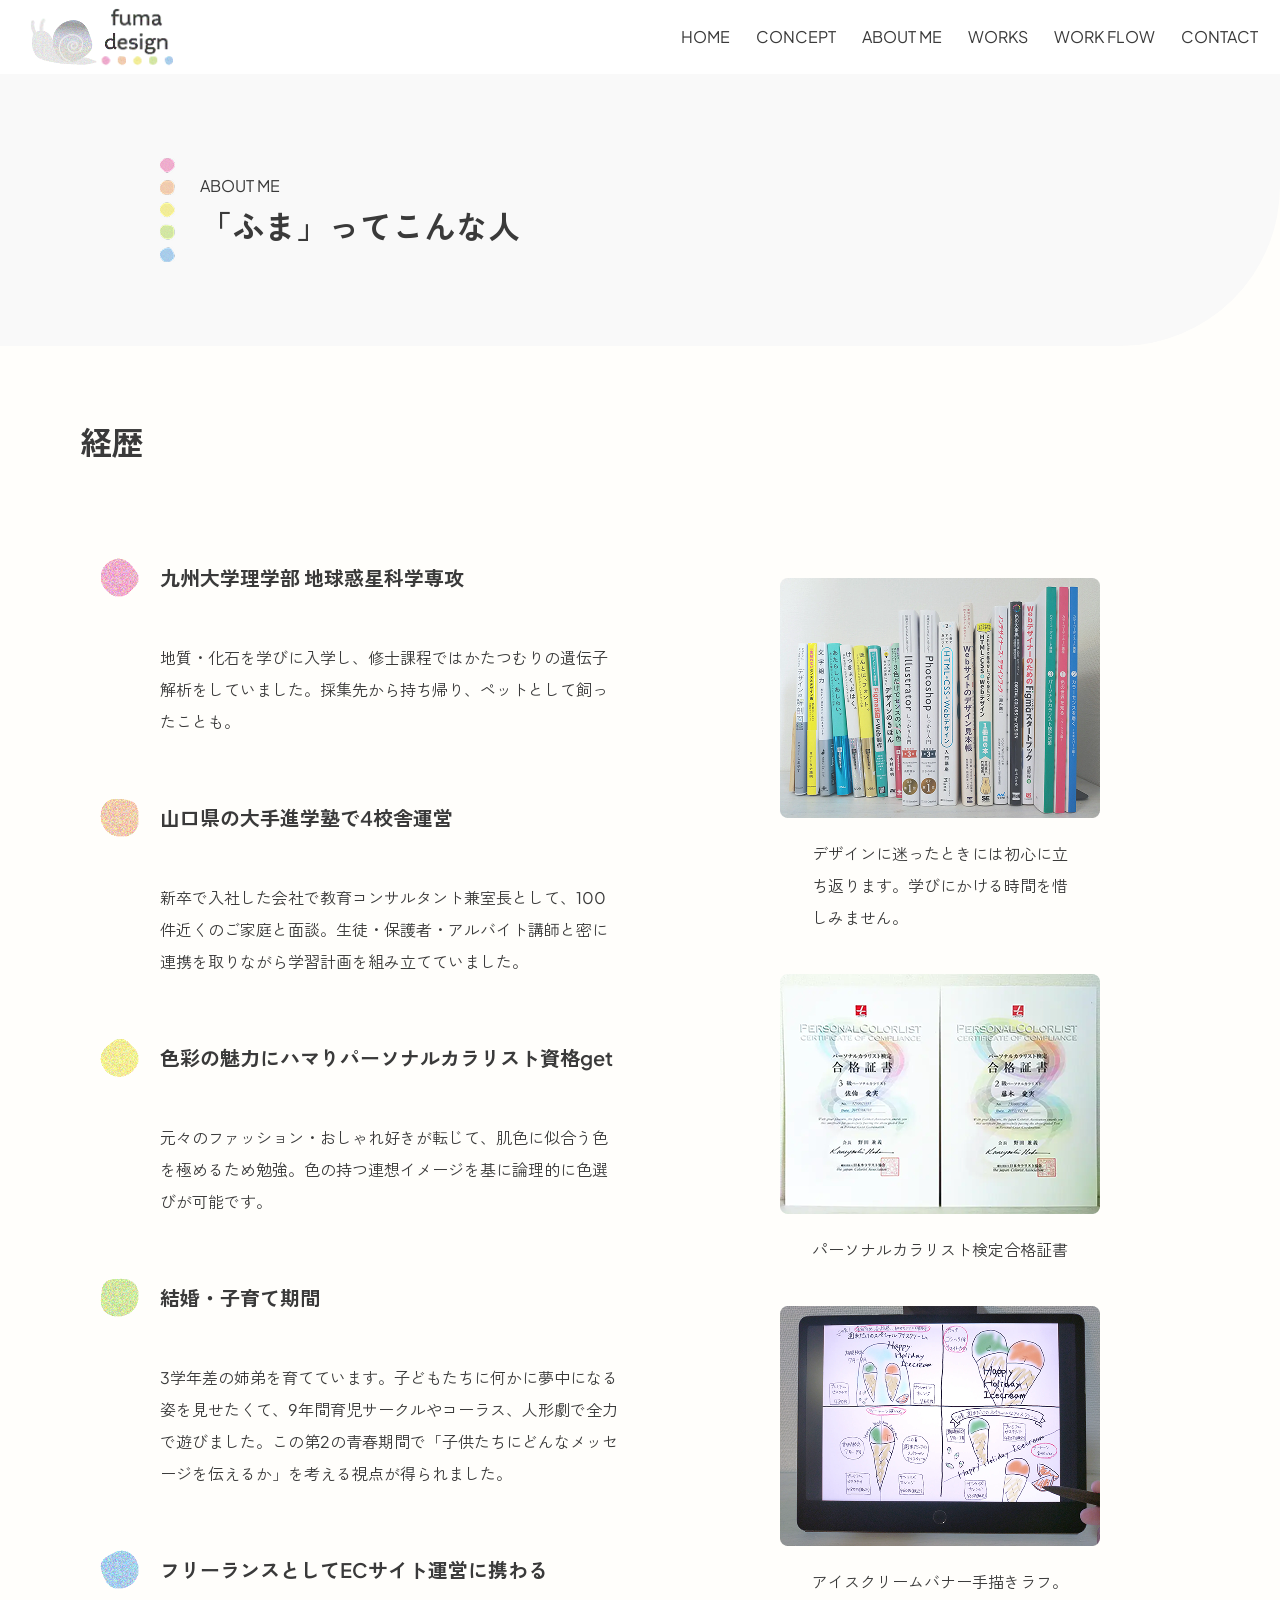
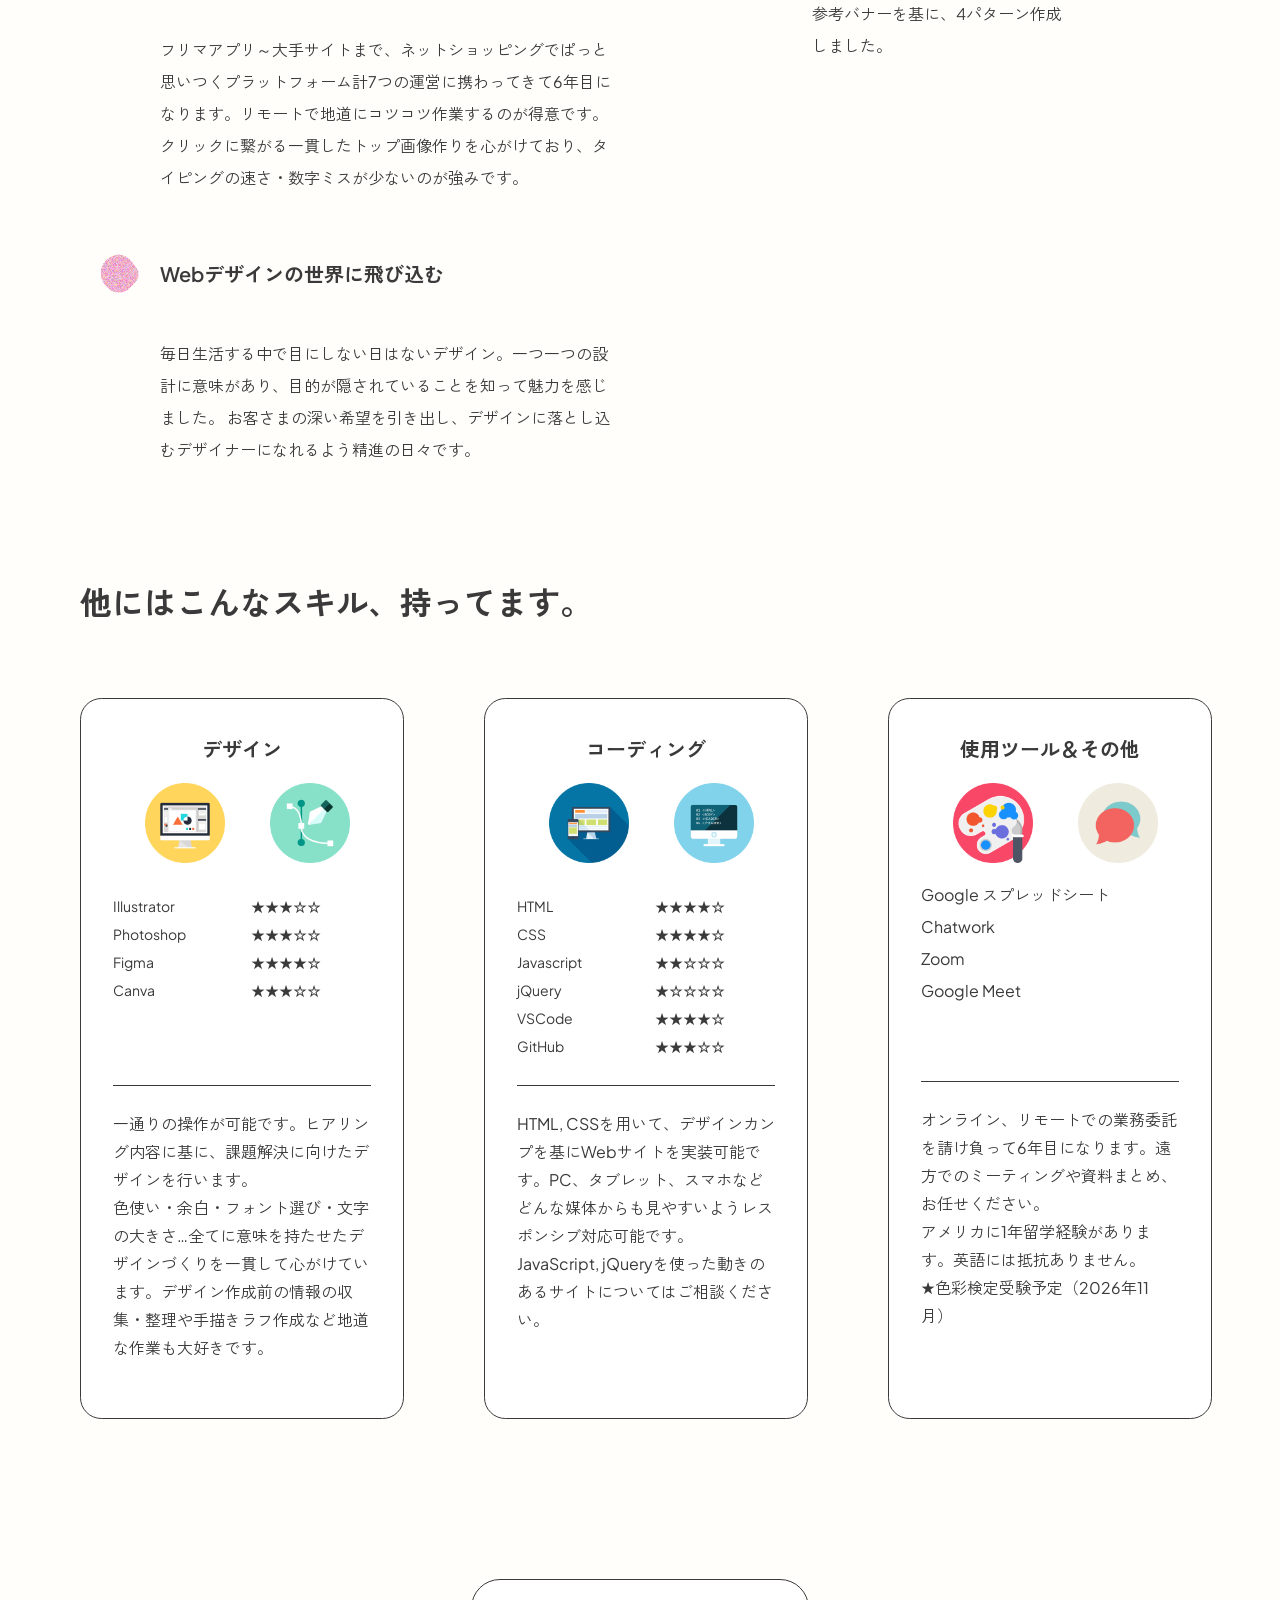
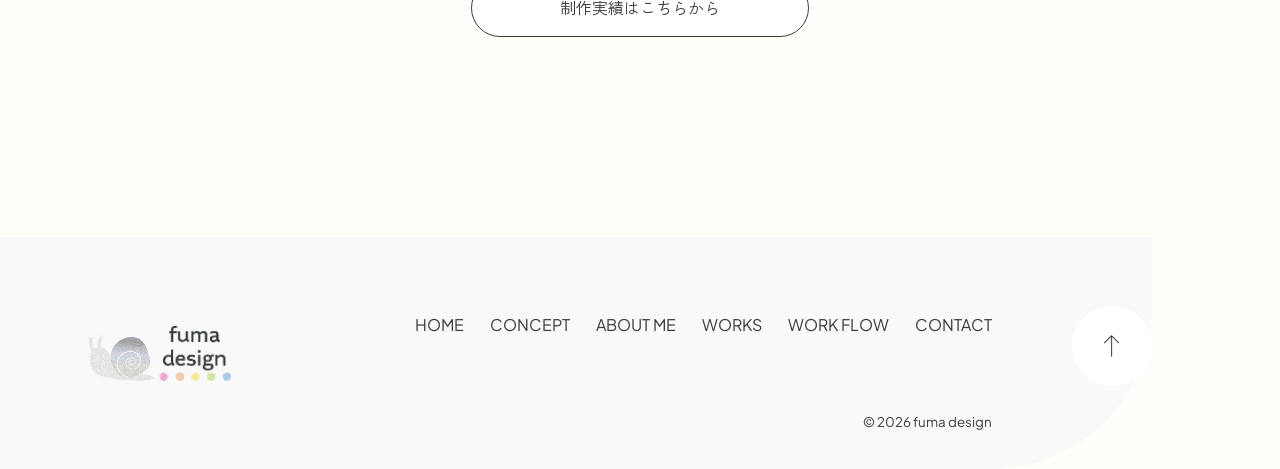
<file: Portfolio_Fujiki/about_me.html>
<!DOCTYPE html>
<html lang="ja">

<head>
    <meta charset="UTF-8">
    <meta name="viewport" content="width=device-width, initial-scale=1.0">
    <title>fuma design Portfolio</title>

    <link rel="stylesheet" href="./css/reset.css">
    <!--GoogleFonts読み込み-->
    <link rel="preconnect" href="https://fonts.googleapis.com">
    <link rel="preconnect" href="https://fonts.gstatic.com" crossorigin>
    <link
        href="https://fonts.googleapis.com/css2?family=Inter:ital,opsz,wght@0,14..32,100..900;1,14..32,100..900&family=Plus+Jakarta+Sans:ital,wght@0,200..800;1,200..800&family=Space+Grotesk:wght@300..700&family=Zen+Kaku+Gothic+New&display=swap"
        rel="stylesheet">
    <link rel="stylesheet" href="./css/about_me.css">
</head>

<body>
    <!-- ヘッダー部分 -->
    <header id="header">
        <h1 class="logo">
            <a href="./index.html">
                <img src="./images/logo_icon.svg" alt="fuma design logo" />
            </a>
        </h1>
        <nav class="header-nav">
            <ul>
                <li><a href="index.html">HOME</a></li>
                <li><a href="concept.html">CONCEPT</a></li>
                <li><a href="about_me.html">ABOUT ME</a></li>
                <li><a href="all_works.html">WORKS</a></li>
                <li><a href="#WORK_FLOW">WORK FLOW</a></li>
                <li><a href="contact.html">CONTACT</a></li>
            </ul>
        </nav>
        <!-- コーディング5回目で ハンバーガー追記 -->
        <div class="hamburger">
            <span></span>
        </div>

        <!-- sp版ハンバーガー押したときにでるli -->
        <nav class="header-nav-sp">
            <ul>
                <li><a href="index.html">HOME</a></li>
                <li><a href="concept.html">CONCEPT</a></li>
                <li><a href="about_me.html">ABOUT ME</a></li>
                <li><a href="all_works.html">WORKS</a></li>
                <li><a href="#WORK_FLOW">WORK FLOW</a></li>
                <li><a href="contact.html">CONTACT</a></li>
            </ul>
        </nav>
    </header>
    <!-- 全ページ共通見出しセクション -->
    <secion class="head">
        <div class="head-container">
            <h2 class="head-title">
                <div class="en">ABOUT ME</div>
                <div class="ja"> 「ふま」ってこんな人</div>
            </h2>
        </div>
    </secion>

    <main>
        <section class="career">
            <h3>経歴</h3>
            <div class="work_flow_inner">
                <div>
                    <div class="work_flow_detail">
                        <h4 class="flow01">九州大学理学部 地球惑星科学専攻</h4>
                        <p>地質・化石を学びに入学し、修士課程ではかたつむりの遺伝子解析をしていました。採集先から持ち帰り、ペットとして飼ったことも。</p>
                    </div>
                    <div class="work_flow_detail">
                        <h4 class="flow02">山口県の大手進学塾で4校舎運営</h4>
                        <p>新卒で入社した会社で教育コンサルタント兼室長として、100件近くのご家庭と面談。生徒・保護者・アルバイト講師と密に連携を取りながら学習計画を組み立てていました。</p>
                    </div>
                    <div class="work_flow_detail">
                        <h4 class="flow03">色彩の魅力にハマりパーソナルカラリスト資格get</h4>
                        <p>元々のファッション・おしゃれ好きが転じて、肌色に似合う色を極めるため勉強。色の持つ連想イメージを基に論理的に色選びが可能です。</p>
                    </div>
                    <div class="work_flow_detail">
                        <h4 class="flow04">結婚・子育て期間</h4>
                        <p>3学年差の姉弟を育てています。子どもたちに何かに夢中になる姿を見せたくて、9年間育児サークルやコーラス、人形劇で全力で遊びました。この第2の青春期間で「子供たちにどんなメッセージを伝えるか」を考える視点が得られました。
                        </p>
                    </div>
                    <div class="work_flow_detail">
                        <h4 class="flow05">フリーランスとしてECサイト運営に携わる</h4>
                        <p>フリマアプリ～大手サイトまで、ネットショッピングでぱっと思いつくプラットフォーム計7つの運営に携わってきて6年目になります。リモートで地道にコツコツ作業するのが得意です。クリックに繋がる一貫したトップ画像作りを心がけており、タイピングの速さ・数字ミスが少ないのが強みです。
                        </p>
                    </div>
                    <div class="work_flow_detail">
                        <h4 class="flow06">Webデザインの世界に飛び込む</h4>
                        <p>毎日生活する中で目にしない日はないデザイン。一つ一つの設計に意味があり、目的が隠されていることを知って魅力を感じました。
                            お客さまの深い希望を引き出し、デザインに落とし込むデザイナーになれるよう精進の日々です。</p>
                    </div>
                </div>
                <div class="work_flow_imgs">
                    <div class="work_flow_imgs_inner">
                        <picture>
                            <img src="./images/books_for_studying.png" alt="デザイン関係の書籍">
                        </picture>
                        <p>デザインに迷ったときには初心に立ち返ります。学びにかける時間を惜しみません。</p>
                    </div>
                    <div class="work_flow_imgs_inner">
                        <img src="./images/certifiacte_of_colorist.png" alt="パーソナルカラリスト検定 3級2級 合格証書">
                        </picture>
                        <p>パーソナルカラリスト検定合格証書</p>
                    </div>
                    <div class="work_flow_imgs_inner">
                        <picture>
                            <img src="./images/icecream_rough.png" alt="アイスクリームバナー広告デジタルラフ">
                        </picture>
                        <p>アイスクリームバナー手描きラフ。参考バナーを基に、4パターン作成しました。</p>
                    </div>
                </div>
            </div>
        </section>

        <secion class="other_skills">
            <h3>他にはこんなスキル、持ってます。</h3>
            <div class="other_skills_inner">
                <div class="other_skills_detail">
                    <h4>デザイン</h4>
                    <img src="./images/icon_design_graphic.png" alt="">
                    <img src="./images/icon_desgin_bezier.png" alt="">
                    <dl class="skills_list_design">
                        <div class="skills_item">
                            <dt>Illustrator</dt>
                            <dd>★★★☆☆</dd>
                        </div>
                        <div class="skills_item">
                            <dt>Photoshop</dt>
                            <dd>★★★☆☆</dd>
                        </div>
                        <div class="skills_item">
                            <dt>Figma</dt>
                            <dd>★★★★☆</dd>
                        </div>
                        <div class="skills_item">
                            <dt>Canva</dt>
                            <dd>★★★☆☆</dd>
                        </div>
                    </dl>
                    <p class="skills_description">
                        一通りの操作が可能です。ヒアリング内容に基に、課題解決に向けたデザインを行います。<br>色使い・余白・フォント選び・文字の大きさ…全てに意味を持たせたデザインづくりを一貫して心がけています。デザイン作成前の情報の収集・整理や手描きラフ作成など地道な作業も大好きです。
                    </p>
                </div>
                <div class="other_skills_detail">
                    <h4>コーディング</h4>
                    <img src="./images/icon_coding_responsible.png" alt="">
                    <img src="./images/icon_coding_PC.png" alt="">
                    <dl class="skills_list_coding">
                        <div class="skills_item">
                            <dt>HTML</dt>
                            <dd>★★★★☆</dd>
                        </div>
                        <div class="skills_item">
                            <dt>CSS</dt>
                            <dd>★★★★☆</dd>
                        </div>
                        <div class="skills_item">
                            <dt>Javascript</dt>
                            <dd>★★☆☆☆</dd>
                        </div>
                        <div class="skills_item">
                            <dt>jQuery</dt>
                            <dd>★☆☆☆☆</dd>
                        </div>
                        <div class="skills_item">
                            <dt>VSCode</dt>
                            <dd>★★★★☆</dd>
                        </div>
                        <div class="skills_item">
                            <dt>GitHub</dt>
                            <dd>★★★☆☆</dd>
                        </div>
                    </dl>
                    <p class="skills_description">
                        HTML, CSSを用いて、デザインカンプを基にWebサイトを実装可能です。PC、タブレット、スマホなどどんな媒体からも見やすいようレスポンシブ対応可能です。<br>JavaScript,
                        jQueryを使った動きのあるサイトについてはご相談ください。
                    </p>
                </div>
                <div class="other_skills_detail">
                    <h4>使用ツール＆その他</h4>
                    <img src="./images/icon_tool_paint.png" alt="">
                    <img src="./images/icon_tool_chat.png" alt="">
                    <div class="skills_list_others">
                        <p>Google スプレッドシート</p>
                        <p>Chatwork</p>
                        <p>Zoom</p>
                        <p>Google Meet</p>
                    </div>
                    <div>
                        <p class="skills_description">
                            オンライン、リモートでの業務委託を請け負って6年目になります。遠方でのミーティングや資料まとめ、お任せください。<br>アメリカに1年留学経験があります。英語には抵抗ありません。<br>★色彩検定受験予定（2026年11月）
                        </p>
                    </div>
                </div>
            </div>



            <div class="PC_btn_contact_center">
                <a href="all_works.html" class="PC_btn">制作実績はこちらから</a>
            </div>

        </secion>
    </main>

    <!--フッター部分-->
    <footer>
        <section id="footer">
            <div class="footer_inner">
                <h5 class="footer-logo">
                    <a href="./index.html">
                        <img src="./images/logo_icon.svg" alt="fuma design logo">
                    </a>
                </h5>
                <div class="footer_main">
                    <nav class="footer-nav">
                        <ul>
                            <li><a href="index.html">HOME</a></li>
                            <li><a href="concept.html">CONCEPT</a></li>
                            <li><a href="about_me.html">ABOUT ME</a></li>
                            <li><a href="all_works.html">WORKS</a></li>
                            <li><a href="#WORK_FLOW">WORK FLOW</a></li>
                            <li><a href="contact.html">CONTACT</a></li>
                        </ul>
                    </nav>
                    <p><small>&copy; 2026 fuma design</small></p>
                </div>
            </div>

            <div class="to_Top_btn">
                <a href="#header">
                    <img src="./images/PC_toTOP_btn.png" alt="トップへ戻るボタン" /></a>

            </div>
        </section>


    </footer>
</body>

</html>
</file>
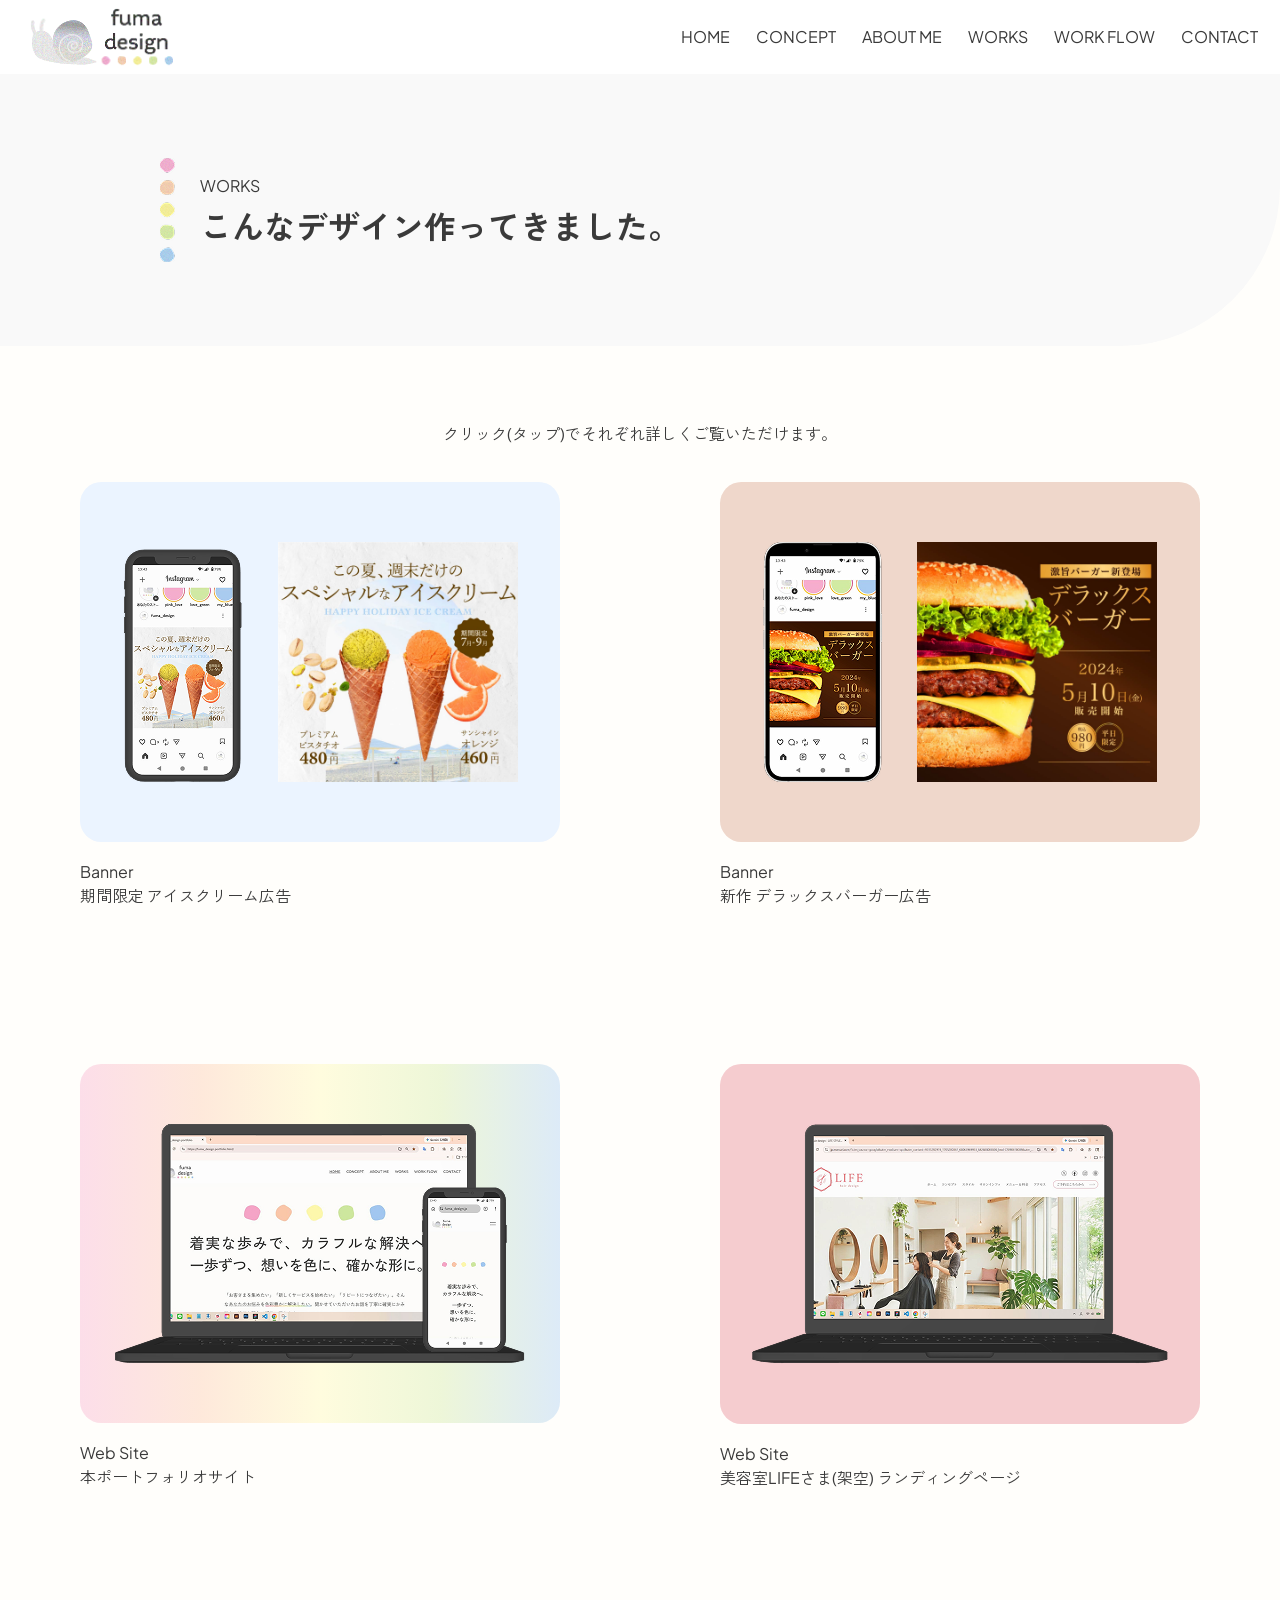
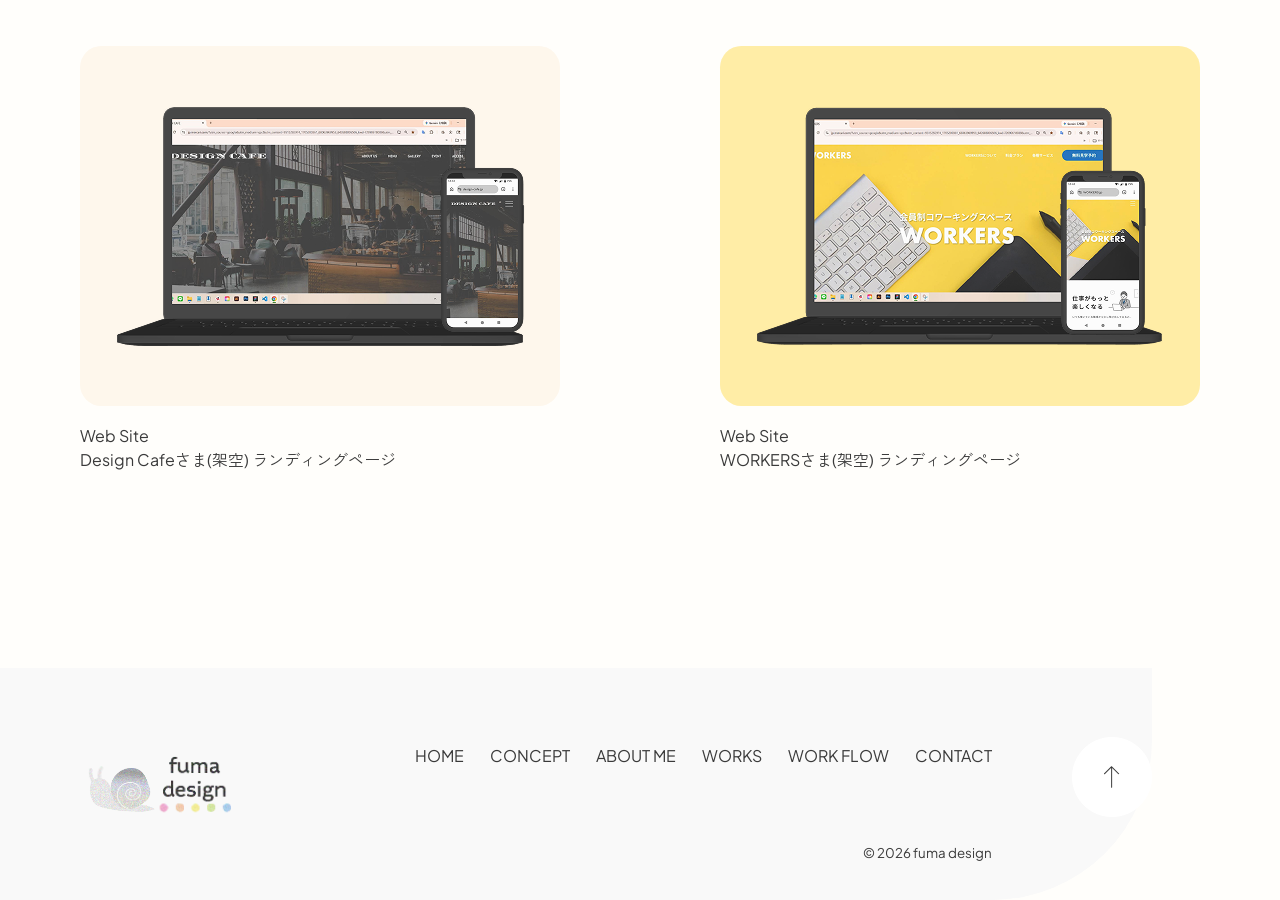
<file: Portfolio_Fujiki/all_works.html>
<!DOCTYPE html>
<html lang="ja">

<head>
    <meta charset="UTF-8">
    <meta name="viewport" content="width=device-width, initial-scale=1.0">
    <title>fuma design Portfolio</title>

    <link rel="stylesheet" href="./css/reset.css">
    <!--GoogleFonts読み込み-->
    <link rel="preconnect" href="https://fonts.googleapis.com">
    <link rel="preconnect" href="https://fonts.gstatic.com" crossorigin>
    <link
        href="https://fonts.googleapis.com/css2?family=Inter:ital,opsz,wght@0,14..32,100..900;1,14..32,100..900&family=Plus+Jakarta+Sans:ital,wght@0,200..800;1,200..800&family=Space+Grotesk:wght@300..700&family=Zen+Kaku+Gothic+New&display=swap"
        rel="stylesheet">
    <link rel="stylesheet" href="./css/all_works.css">
</head>

<body>
    <!-- ヘッダー部分 -->
    <header id="header">
        <h1 class="logo">
            <a href="./index.html">
                <img src="./images/logo_icon.svg" alt="fuma design logo" />
            </a>
        </h1>
        <nav class="header-nav">
            <ul>
                <li><a href="index.html">HOME</a></li>
                <li><a href="concept.html">CONCEPT</a></li>
                <li><a href="about_me.html">ABOUT ME</a></li>
                <li><a href="all_works.html">WORKS</a></li>
                <li><a href="#WORK_FLOW">WORK FLOW</a></li>
                <li><a href="contact.html">CONTACT</a></li>
            </ul>
        </nav>
        <!-- コーディング5回目で ハンバーガー追記 -->
        <div class="hamburger">
            <span></span>
        </div>

        <!-- sp版ハンバーガー押したときにでるli -->
        <nav class="header-nav-sp">
            <ul>
                <li><a href="index.html">HOME</a></li>
                <li><a href="concept.html">CONCEPT</a></li>
                <li><a href="about_me.html">ABOUT ME</a></li>
                <li><a href="all_works.html">WORKS</a></li>
                <li><a href="#WORK_FLOW">WORK FLOW</a></li>
                <li><a href="contact.html">CONTACT</a></li>
            </ul>
        </nav>
    </header>
    <!-- 全ページ共通見出しセクション -->
    <secion class="head">
        <div class="head-container">
            <h2 class="head-title">
                <div class="en">WORKS</div>
                <div class="ja"> こんなデザイン作ってきました。</div>
            </h2>
        </div>
    </secion>

    <!-- 制作実績一覧セクション -->
    <main>
        <h3 class="all_works_h3">クリック(タップ)でそれぞれ詳しくご覧いただけます。</h3>
        <section class="all_works">
            <div class="all_works_inner">
                <div class="banner_icecream">
                    <a href="works_icecream.html">
                        <img src="./images/works/icecream_SP_mockup.png" alt="アイスクリームバナースマホモックアップ画像">
                        <img class="banner" src="./images/works/banner_icecream_01.jpg" alt="アイスクリームバナー高級ver">
                    </a>
                </div>
                <h4>Banner</h4>
                <p>期間限定 アイスクリーム広告</p>
            </div>

            <div class="all_works_inner">
                <div class="banner_dxburger">
                    <a href="works_dxburger.html">
                        <img src="./images/works/mockup_dxburger.png" alt="激旨バーガーバナースマホモックアップ画像">
                        <img class="banner" src="./images/works/banner_dxburger_01_square.jpg" alt="激旨バーガーバナー高級ver">
                    </a>
                </div>
                <h4>Banner</h4>
                <p>新作 デラックスバーガー広告</p>
            </div>

            <div class="all_works_inner">
                <div class="website_portfolio">
                    <a href="works_portfolio.html">
                        <img src="./images/works/mockup_PCSP_Portfolio.png" alt="ポートフォリオPC/スマホモックアップ画像">
                    </a>
                </div>
                <h4>Web Site</h4>
                <p>本ポートフォリオサイト</p>
            </div>

            <div class="all_works_inner">
                <div class="website_lifehair">
                    <a href="works_LIFEhair.html">
                        <img src="./images/works/mockup_PC_LIFEhair.png" alt="美容室LIFEhairPCモックアップ画像">
                    </a>
                </div>
                <h4>Web Site</h4>
                <p>美容室LIFEさま(架空) ランディングページ
                </p>
            </div>

            <div class="all_works_inner">
                <div class="website_designcafe">
                    <a href="works_DESIGNCAFE.html">
                        <img src="./images/works/mockup_PCSP_DESIGNCAFE.png" alt="DesigncafePC/スマホモックアップ画像">
                    </a>
                </div>
                <h4>Web Site</h4>
                <p>Design Cafeさま(架空) ランディングページ</p>
            </div>

            <div class="all_works_inner">
                <div class="website_workers">
                    <a href="works_WORKERS.html">
                        <img src="./images/works/mockup_PCSP_WORKERS.png" alt="WORKERSPC/スマホモックアップ画像">
                    </a>
                </div>
                <h4>Web Site</h4>
                <p> WORKERSさま(架空) ランディングページ
                </p>
            </div>
        </section>
    </main>

    <!--フッター部分-->
    <footer>
        <section id="footer">
            <div class="footer_inner">
                <h5 class="footer-logo">
                    <a href="./index.html">
                        <img src="./images/logo_icon.svg" alt="fuma design logo">
                    </a>
                </h5>
                <div class="footer_main">
                    <nav class="footer-nav">
                        <ul>
                            <li><a href="index.html">HOME</a></li>
                            <li><a href="concept.html">CONCEPT</a></li>
                            <li><a href="about_me.html">ABOUT ME</a></li>
                            <li><a href="all_works.html">WORKS</a></li>
                            <li><a href="#WORK_FLOW">WORK FLOW</a></li>
                            <li><a href="contact.html">CONTACT</a></li>
                        </ul>
                    </nav>
                    <p><small>&copy; 2026 fuma design</small></p>
                </div>
            </div>

            <div class="to_Top_btn">
                <a href="#header">
                    <img src="./images/PC_toTOP_btn.png" alt="トップへ戻るボタン" /></a>

            </div>
        </section>


    </footer>
</body>

</html>
</file>
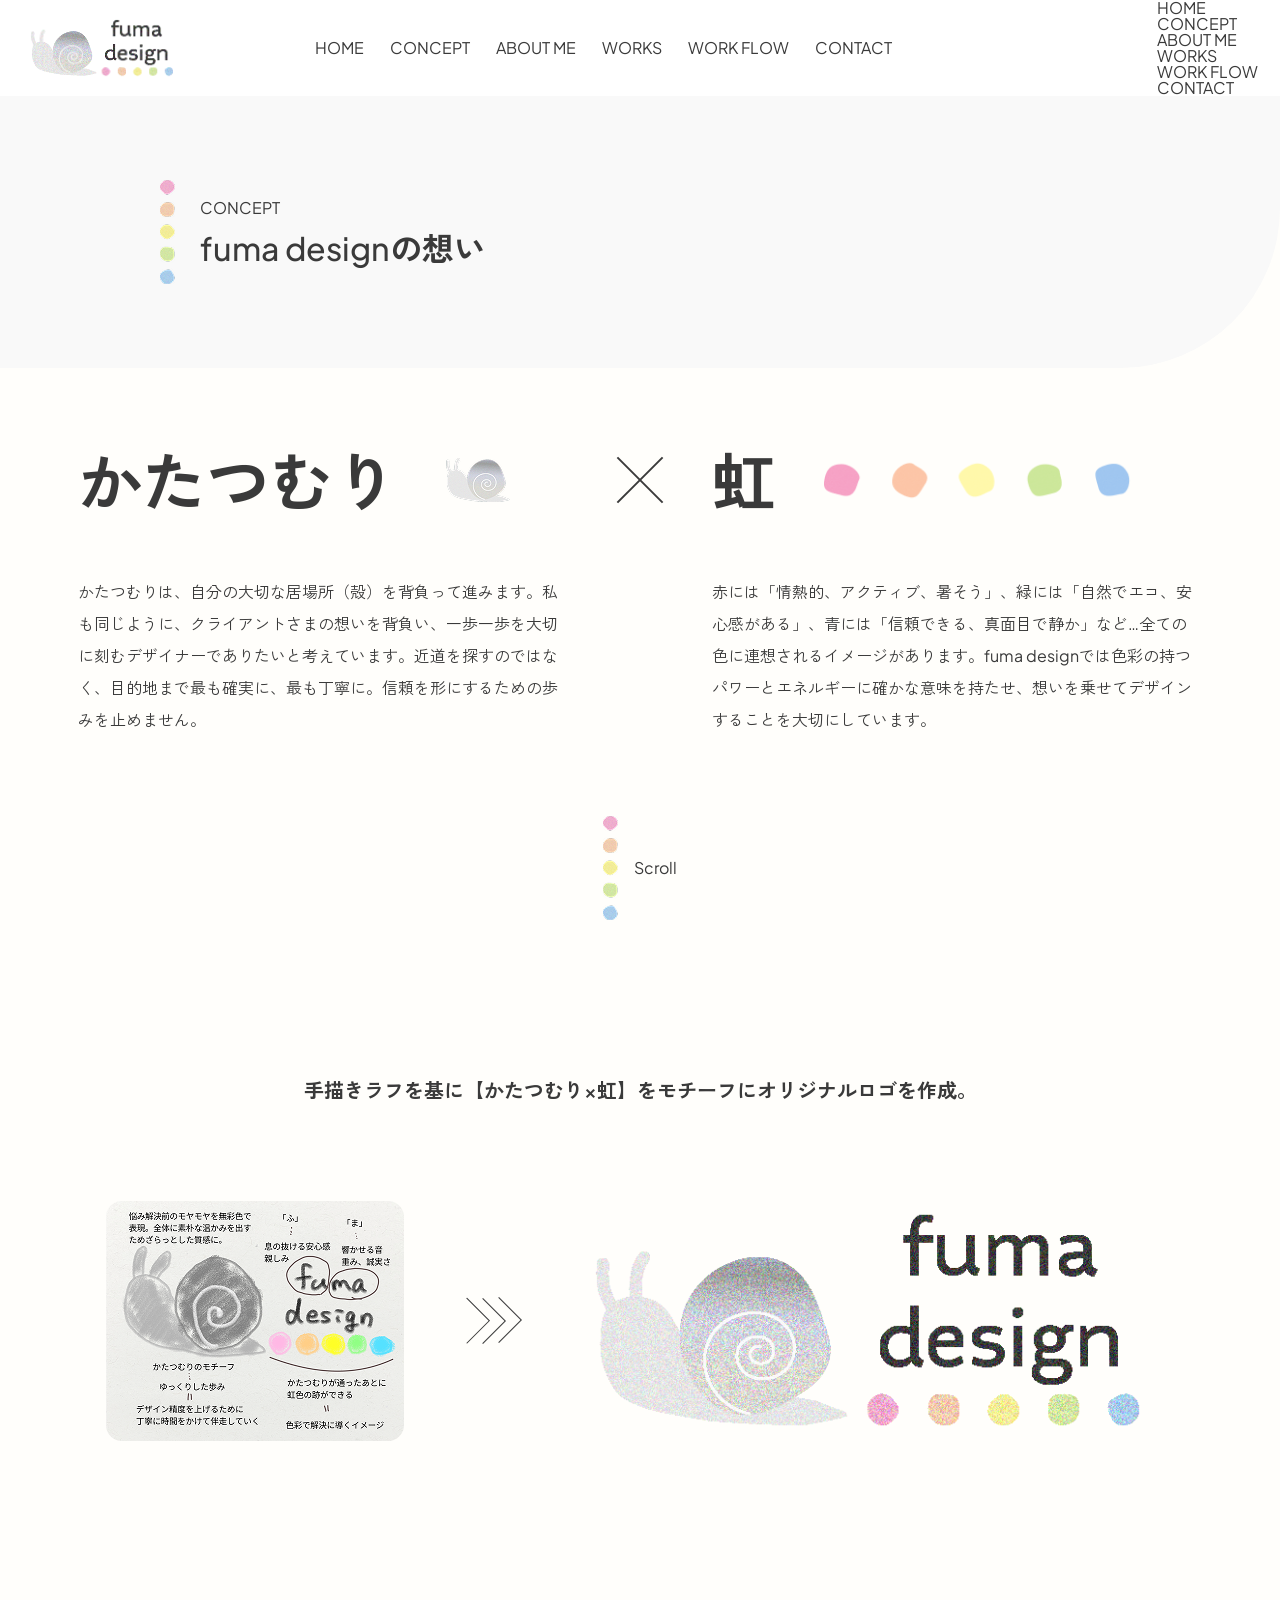
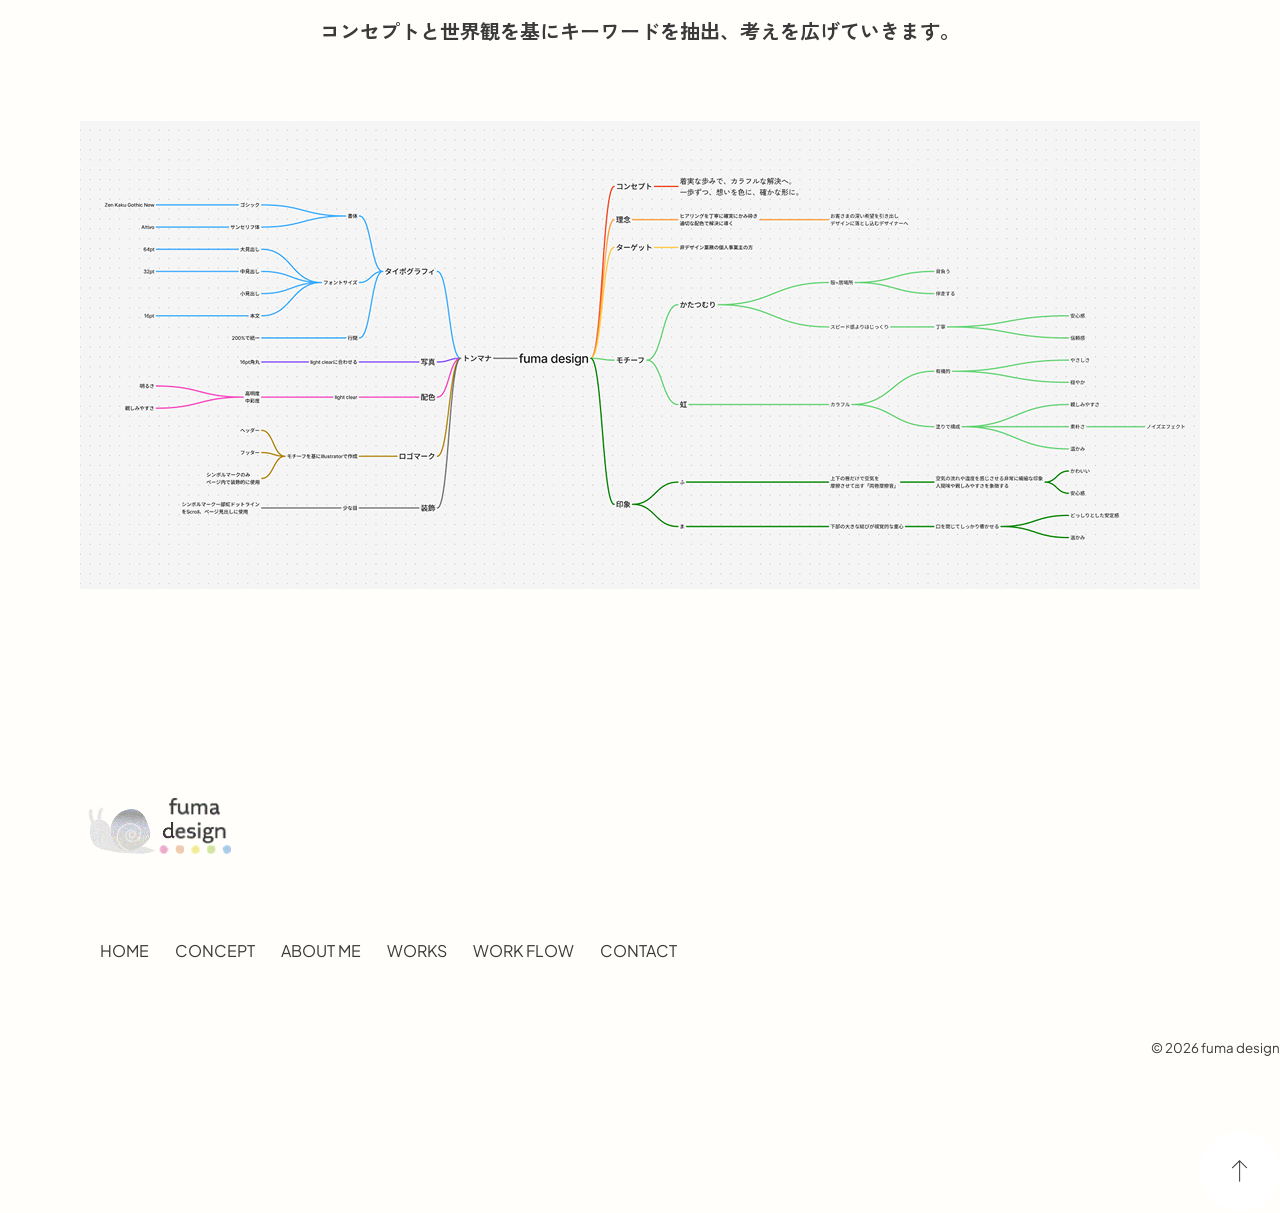
<file: Portfolio_Fujiki/concept.html>
<!DOCTYPE html>
<html lang="ja">

<head>
    <meta charset="UTF-8">
    <meta name="viewport" content="width=device-width, initial-scale=1.0">
    <title>fuma design Portfolio</title>

    <link rel="stylesheet" href="./css/reset.css">
    <!--GoogleFonts読み込み-->
    <link rel="preconnect" href="https://fonts.googleapis.com">
    <link rel="preconnect" href="https://fonts.gstatic.com" crossorigin>
    <link
        href="https://fonts.googleapis.com/css2?family=Inter:ital,opsz,wght@0,14..32,100..900;1,14..32,100..900&family=Plus+Jakarta+Sans:ital,wght@0,200..800;1,200..800&family=Space+Grotesk:wght@300..700&family=Zen+Kaku+Gothic+New&display=swap"
        rel="stylesheet">
    <link rel="stylesheet" href="./css/concept.css">
</head>

<body>
    <!-- ヘッダー部分 -->
    <header id="header">
        <h1 class="logo">
            <a href="./index.html">
                <img src="./images/logo_icon.svg" alt="fuma design logo" />
            </a>
        </h1>
        <nav class="header-nav">
            <ul>
                <li><a href="index.html">HOME</a></li>
                <li><a href="concept.html">CONCEPT</a></li>
                <li><a href="about_me.html">ABOUT ME</a></li>
                <li><a href="all_works.html">WORKS</a></li>
                <li><a href="#WORK_FLOW">WORK FLOW</a></li>
                <li><a href="contact.html">CONTACT</a></li>
            </ul>
        </nav>
        <!-- コーディング5回目で ハンバーガー追記 -->
        <div class="hamburger">
            <span></span>
        </div>

        <!-- sp版ハンバーガー押したときにでるli -->
        <nav class="header-nav-sp">
            <ul>
                <li><a href="index.html">HOME</a></li>
                <li><a href="concept.html">CONCEPT</a></li>
                <li><a href="about_me.html">ABOUT ME</a></li>
                <li><a href="all_works.html">WORKS</a></li>
                <li><a href="#WORK_FLOW">WORK FLOW</a></li>
                <li><a href="contact.html">CONTACT</a></li>
            </ul>
        </nav>
    </header>
    <!-- 全ページ共通見出しセクション -->
    <secion class="head">
        <div class="head-container">
            <h2 class="head-title">
                <div class="en">CONCEPT</div>
                <div class="ja"><span class="ja_head">fuma design</span>の想い</div>
            </h2>
        </div>
    </secion>

    <!-- コンセプト説明 -->
    <main>
        <section class="concept_msg">
            <div>
                <div class="concept_snail">
                    <h3>かたつむり</h3>
                    <img src="./images/gray_snai.png" alt="グレーのかたつむり">
                </div>
                <p>かたつむりは、自分の大切な居場所（殻）を背負って進みます。私も同じように、<span>クライアントさまの想いを背負い、一歩一歩を大切に刻むデザイナーでありたいと考えています。</span>近道を探すのではなく、目的地まで最も確実に、最も丁寧に。信頼を形にするための歩みを止めません。
                </p>
            </div>
            <div class="cross-icon"></div>
            <div>
                <div class="concept_rainbow">
                    <h3>虹</h3>
                    <img src="./images/rainbow_img.png" alt="レインボーのドット">
                </div>
                <p>赤には<span class="red">「情熱的、アクティブ、暑そう」</span>、緑には<span class="green">「自然でエコ、安心感がある」</span>、青には<span
                        class="blue">「信頼できる、真面目で静か」</span>など…全ての色に連想されるイメージがあります。fuma
                    designでは色彩の持つパワーとエネルギーに確かな意味を持たせ、想いを乗せてデザインすることを大切にしています。</p>
        </section>
        </div>

        <div class="scroll_icon">
            <img src="./images/heading_rainbow_img.png" alt="縦長レインボードット">
            <p>Scroll</p>
        </div>

        <section class="making_logo">
            <h4>手描きラフを基に【かたつむり×虹】をモチーフにオリジナルロゴを作成。</h4>
            <div class="making_logo_inner">
                <img src="./images/logo_rough.png" alt="fuma designロゴの手描きラフ画像">
                <img src="./images/arrows.png" alt="矢印">
                <img class="logo" src="./images/logo_icon.svg" alt="完成したfuma designのロゴ">
            </div>

        </section>
        <section class="concept_branch">
            <h4>コンセプトと世界観を基にキーワードを抽出、考えを広げていきます。</h4>
            <img src="./images/concept_figjam.png" alt="レインボーのドット">
        </section>
    </main>

    <!--フッター部分-->
    <footer>
        <section id="footer">
            <div class="footer_inner">
                <h5 class="footer-logo">
                    <a href="./index.html">
                        <img src="./images/logo_icon.svg" alt="fuma design logo">
                    </a>
                </h5>
                <div class="footer_main">
                    <nav class="footer-nav">
                        <ul>
                            <li><a href="index.html">HOME</a></li>
                            <li><a href="concept.html">CONCEPT</a></li>
                            <li><a href="about_me.html">ABOUT ME</a></li>
                            <li><a href="all_works.html">WORKS</a></li>
                            <li><a href="#WORK_FLOW">WORK FLOW</a></li>
                            <li><a href="contact.html">CONTACT</a></li>
                        </ul>
                    </nav>
                    <p><small>&copy; 2026 fuma design</small></p>
                </div>
            </div>

            <div class="to_Top_btn">
                <a href="#header">
                    <img src="./images/PC_toTOP_btn.png" alt="トップへ戻るボタン" /></a>

            </div>
        </section>


    </footer>




</body>

</html>
</file>
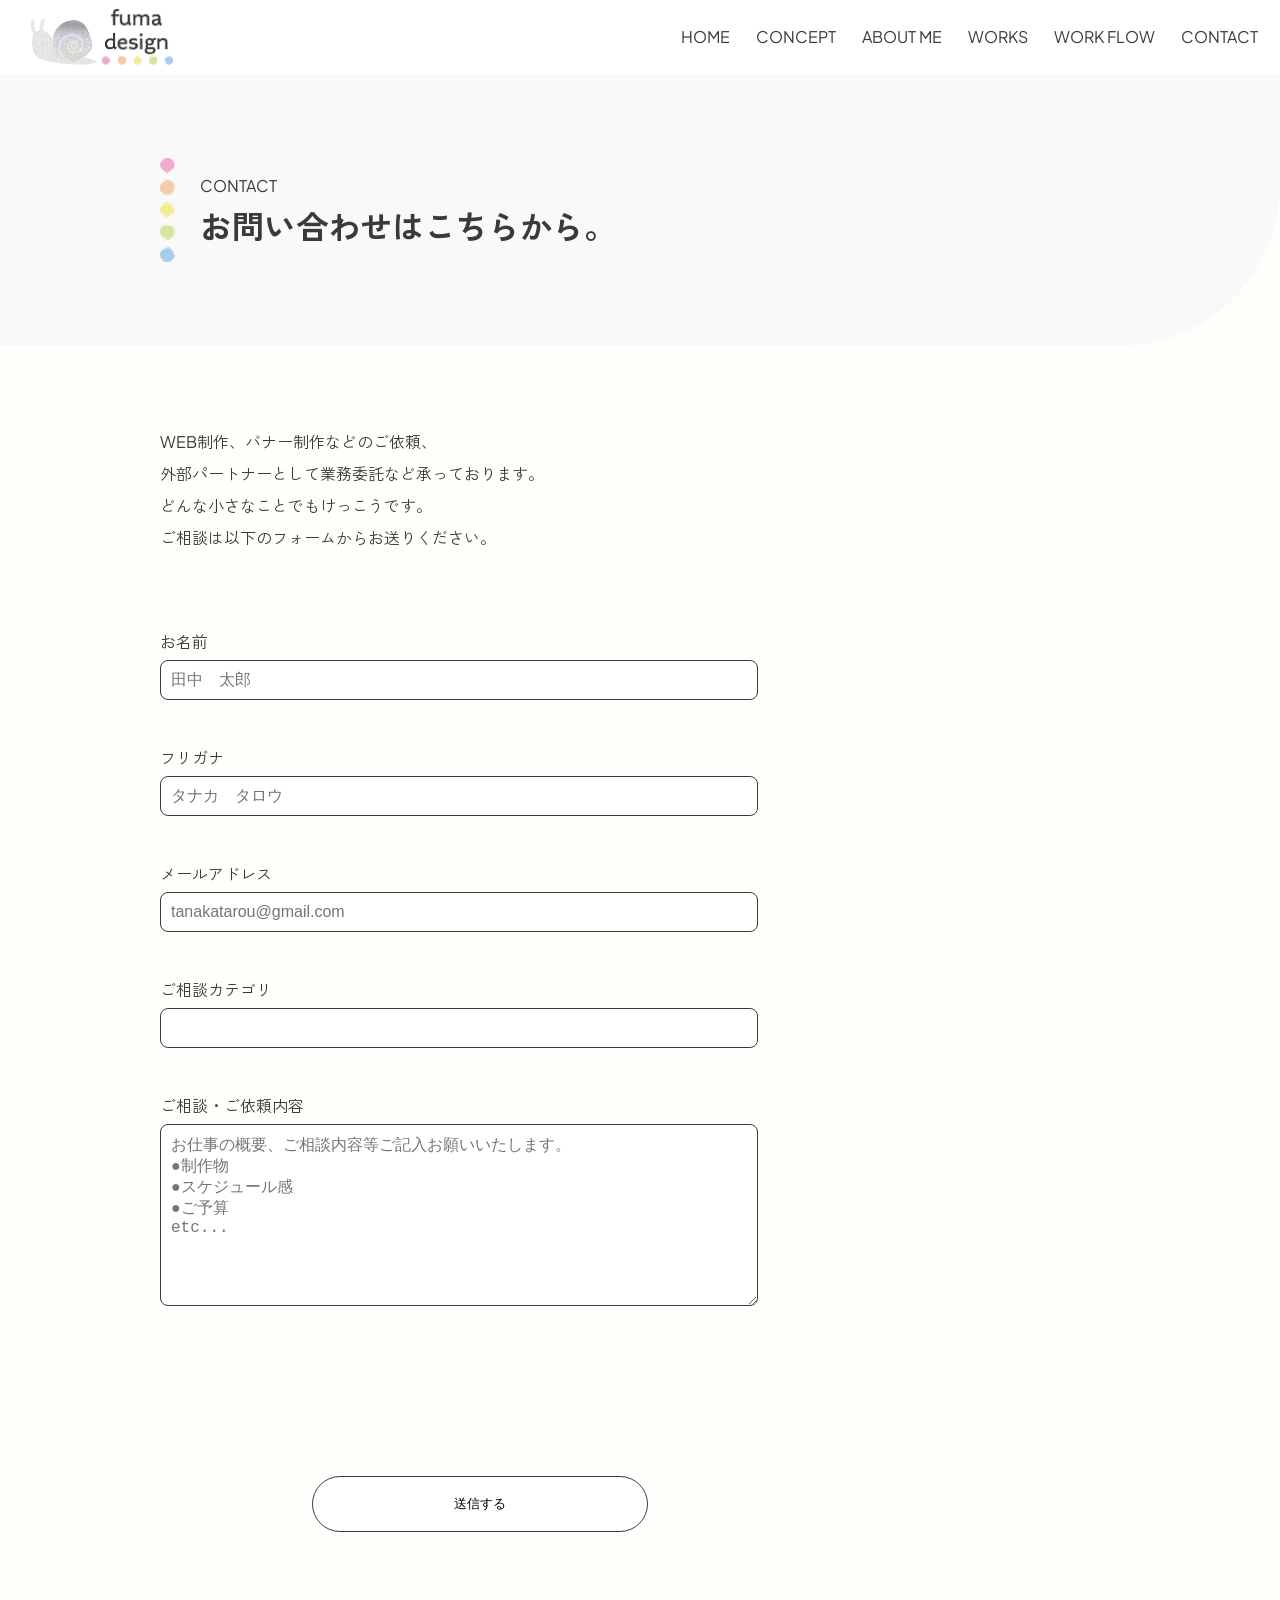
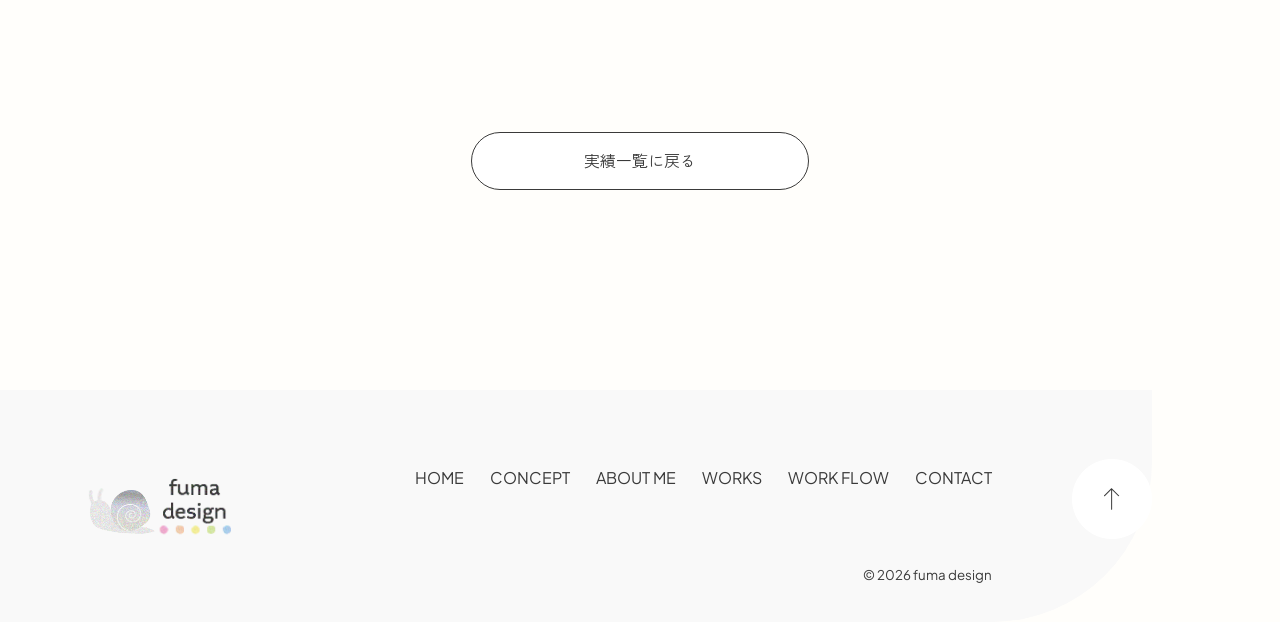
<file: Portfolio_Fujiki/contact.html>
<!DOCTYPE html>
<html lang="ja">

<head>
    <meta charset="UTF-8">
    <meta name="viewport" content="width=device-width, initial-scale=1.0">
    <title>fuma design Portfolio</title>

    <link rel="stylesheet" href="./css/reset.css">
    <!--GoogleFonts読み込み-->
    <link rel="preconnect" href="https://fonts.googleapis.com">
    <link rel="preconnect" href="https://fonts.gstatic.com" crossorigin>
    <link
        href="https://fonts.googleapis.com/css2?family=Inter:ital,opsz,wght@0,14..32,100..900;1,14..32,100..900&family=Plus+Jakarta+Sans:ital,wght@0,200..800;1,200..800&family=Space+Grotesk:wght@300..700&family=Zen+Kaku+Gothic+New&display=swap"
        rel="stylesheet">
    <link rel="stylesheet" href="./css/contact.css">
</head>


<body>
    <!-- ヘッダー部分 -->
    <header id="header">
        <h1 class="logo">
            <a href="./index.html">
                <img src="./images/logo_icon.svg" alt="fuma design logo" />
            </a>
        </h1>
        <nav class="header-nav">
            <ul>
                <li><a href="index.html">HOME</a></li>
                <li><a href="concept.html">CONCEPT</a></li>
                <li><a href="about_me.html">ABOUT ME</a></li>
                <li><a href="all_works.html">WORKS</a></li>
                <li><a href="#WORK_FLOW">WORK FLOW</a></li>
                <li><a href="contact.html">CONTACT</a></li>
            </ul>
        </nav>
        <!-- コーディング5回目で ハンバーガー追記 -->
        <div class="hamburger">
            <span></span>
        </div>

        <!-- sp版ハンバーガー押したときにでるli -->
        <nav class="header-nav-sp">
            <ul>
                <li><a href="index.html">HOME</a></li>
                <li><a href="concept.html">CONCEPT</a></li>
                <li><a href="about_me.html">ABOUT ME</a></li>
                <li><a href="all_works.html">WORKS</a></li>
                <li><a href="#WORK_FLOW">WORK FLOW</a></li>
                <li><a href="contact.html">CONTACT</a></li>
            </ul>
        </nav>
    </header>
    <main>
        <!-- 全ページ共通見出しセクション -->
        <secion class="head">
            <div class="head-container">
                <h2 class="head-title">
                    <div class="en">CONTACT</div>
                    <div class="ja"> お問い合わせはこちらから。</div>
                </h2>
            </div>
        </secion>

        <section class="contact_form">
            <p>
                WEB制作、バナー制作などのご依頼、<br>
                外部パートナーとして業務委託など承っております。<br>
                どんな小さなことでもけっこうです。<br>
                ご相談は以下のフォームからお送りください。
            </p>

            <form
                action="https://docs.google.com/forms/u/0/d/e/1FAIpQLSdLePrIBzXU5JbsBwzNGz2Bdhxi6LG5f37WIcCJhVoJs6Uv-g/formResponse"
                class="c-form" method="POST">

                <div class="c-form__item">
                    <label class="c-form__label" for="field-name">お名前</label>
                    <input name="entry.2073678484" class="c-form__input" id="field-name" placeholder="田中　太郎" type="text"
                        required="required" />
                </div>
                <div class="c-form__item">
                    <label class="c-form__label" for="field-mail">フリガナ</label>
                    <input name="entry.965266026" class="c-form__input" id="field-mail" placeholder="タナカ　タロウ"
                        type="text" required="required" />
                </div>
                <div class="c-form__item">
                    <label class="c-form__label" for="field-mail">メールアドレス</label>
                    <input name="entry.1402230953" class="c-form__input" id="field-mail"
                        placeholder="tanakatarou@gmail.com" type="text" required="required" />
                </div>
                <div class="c-form__item">
                    <label class="c-form__label" for="field-category">ご相談カテゴリ</label>
                    <input name="entry.1511403208" class="c-form__input" id="field-category" placeholder="" type="text"
                        required="required" />
                </div>
                <div class="c-form__item">
                    <label name="entry.2143330440" class="c-form__label"
                        for="field-consultation_content">ご相談・ご依頼内容</label>
                    <textarea class="c-form__input" id="field-consultation_content" placeholder="お仕事の概要、ご相談内容等ご記入お願いいたします。
●制作物
●スケジュール感
●ご予算
etc..."></textarea>
                </div>


                <div class="c-form__submit">
                    <button type="submit">送信する</button>
                </div>
            </form>
        </section>
        <div class="PC_btn_contact_center">
            <a href="all_works.html" class="PC_btn">実績一覧に戻る</a>
        </div>

    </main>

    <!--フッター部分-->
    <footer>
        <section id="footer">
            <div class="footer_inner">
                <h5 class="footer-logo">
                    <a href="./index.html">
                        <img src="./images/logo_icon.svg" alt="fuma design logo">
                    </a>
                </h5>
                <div class="footer_main">
                    <nav class="footer-nav">
                        <ul>
                            <li><a href="index.html">HOME</a></li>
                            <li><a href="concept.html">CONCEPT</a></li>
                            <li><a href="about_me.html">ABOUT ME</a></li>
                            <li><a href="all_works.html">WORKS</a></li>
                            <li><a href="#WORK_FLOW">WORK FLOW</a></li>
                            <li><a href="contact.html">CONTACT</a></li>
                        </ul>
                    </nav>
                    <p><small>&copy; 2026 fuma design</small></p>
                </div>
            </div>

            <div class="to_Top_btn">
                <a href="#header">
                    <img src="./images/PC_toTOP_btn.png" alt="トップへ戻るボタン" /></a>

            </div>
        </section>


    </footer>
</body>

</html>
</file>
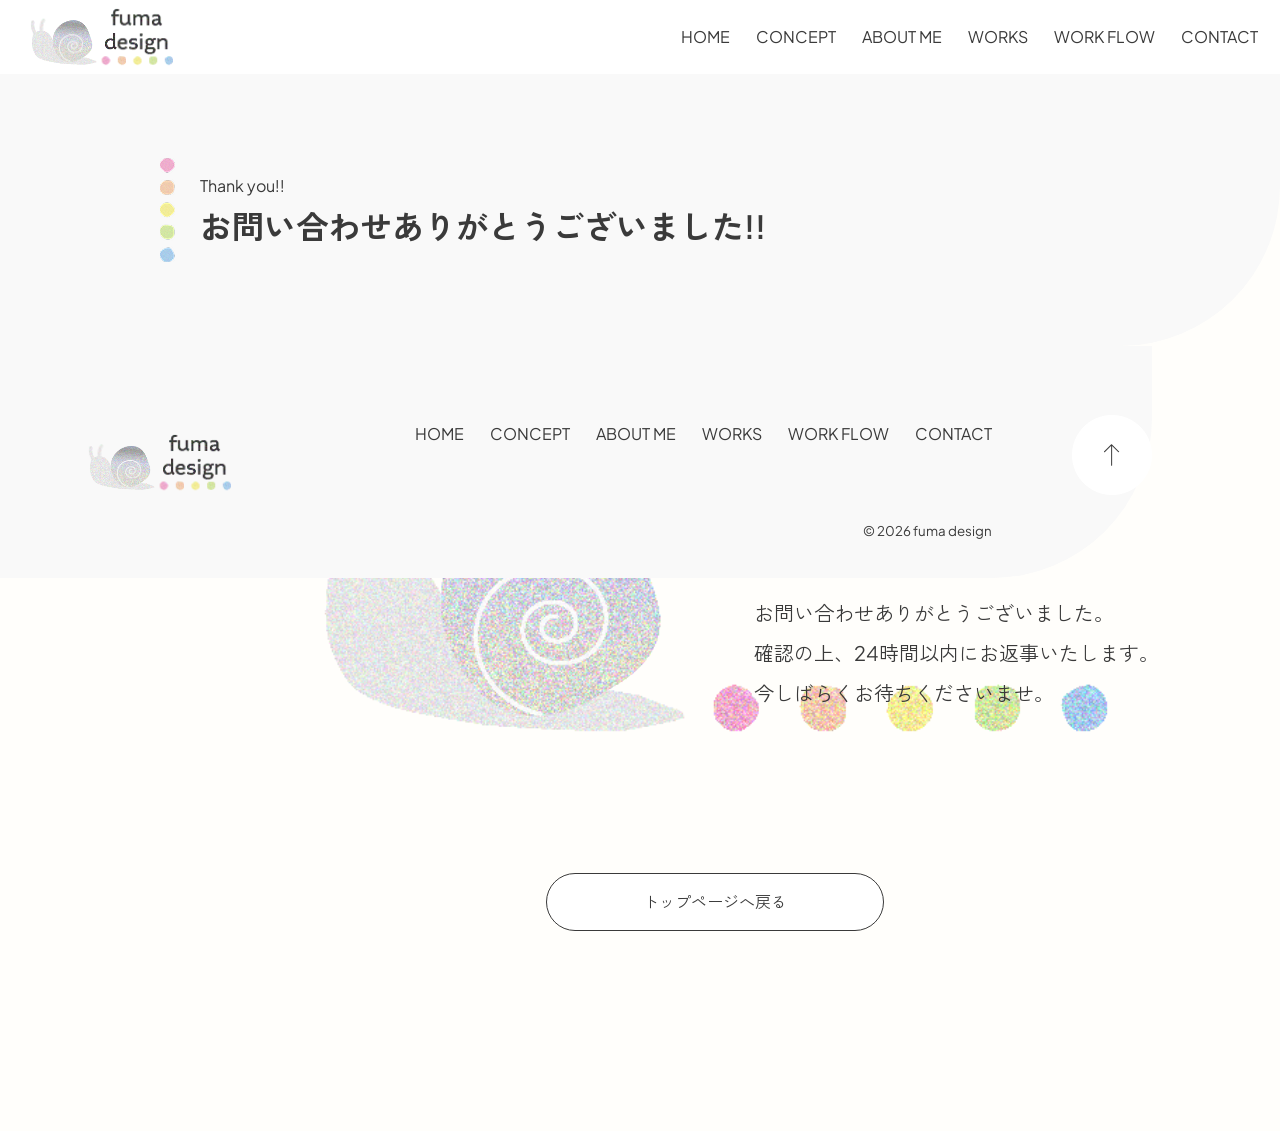
<file: Portfolio_Fujiki/thanks.html>
<!DOCTYPE html>
<html lang="ja">

<head>
    <meta charset="UTF-8">
    <meta name="viewport" content="width=device-width, initial-scale=1.0">
    <title>fuma design Portfolio</title>

    <link rel="stylesheet" href="./css/reset.css">
    <!--GoogleFonts読み込み-->
    <link rel="preconnect" href="https://fonts.googleapis.com">
    <link rel="preconnect" href="https://fonts.gstatic.com" crossorigin>
    <link
        href="https://fonts.googleapis.com/css2?family=Inter:ital,opsz,wght@0,14..32,100..900;1,14..32,100..900&family=Plus+Jakarta+Sans:ital,wght@0,200..800;1,200..800&family=Space+Grotesk:wght@300..700&family=Zen+Kaku+Gothic+New&display=swap"
        rel="stylesheet">
    <link rel="stylesheet" href="./css/contact.css">
</head>

<body>
    <!-- ヘッダー部分 -->
    <header id="header">
        <h1 class="logo">
            <a href="./index.html">
                <img src="./images/logo_icon.svg" alt="fuma design logo" />
            </a>
        </h1>
        <nav class="header-nav">
            <ul>
                <li><a href="index.html">HOME</a></li>
                <li><a href="concept.html">CONCEPT</a></li>
                <li><a href="about_me.html">ABOUT ME</a></li>
                <li><a href="all_works.html">WORKS</a></li>
                <li><a href="#WORK_FLOW">WORK FLOW</a></li>
                <li><a href="contact.html">CONTACT</a></li>
            </ul>
        </nav>
        <!-- コーディング5回目で ハンバーガー追記 -->
        <div class="hamburger">
            <span></span>
        </div>

        <!-- sp版ハンバーガー押したときにでるli -->
        <nav class="header-nav-sp">
            <ul>
                <li><a href="index.html">HOME</a></li>
                <li><a href="concept.html">CONCEPT</a></li>
                <li><a href="about_me.html">ABOUT ME</a></li>
                <li><a href="all_works.html">WORKS</a></li>
                <li><a href="#WORK_FLOW">WORK FLOW</a></li>
                <li><a href="contact.html">CONTACT</a></li>
            </ul>
        </nav>
    </header>

    <!-- 全ページ共通見出しセクション -->
    <secion class="head">
        <div class="head-container">
            <h2 class="head-title">
                <div class="en">Thank you!!</div>
                <div class="ja"> お問い合わせありがとうございました!!</div>
            </h2>
        </div>
    </secion>

    <main>
        <section class="thanks_page">
            <p>お問い合わせありがとうございました。<br>
                確認の上、24時間以内にお返事いたします。<br>今しばらくお待ちくださいませ。</p>
            <div class="PC_btn_contact_center">
                <a href="index.html" class="PC_btn">トップページへ戻る</a>
            </div>
        </section>
    </main>

    <!--フッター部分-->
    <footer>
        <section id="footer">
            <div class="footer_inner">
                <h5 class="footer-logo">
                    <a href="./index.html">
                        <img src="./images/logo_icon.svg" alt="fuma design logo">
                    </a>
                </h5>
                <div class="footer_main">
                    <nav class="footer-nav">
                        <ul>
                            <li><a href="index.html">HOME</a></li>
                            <li><a href="concept.html">CONCEPT</a></li>
                            <li><a href="about_me.html">ABOUT ME</a></li>
                            <li><a href="all_works.html">WORKS</a></li>
                            <li><a href="#WORK_FLOW">WORK FLOW</a></li>
                            <li><a href="contact.html">CONTACT</a></li>
                        </ul>
                    </nav>
                    <p><small>&copy; 2026 fuma design</small></p>
                </div>
            </div>

            <div class="to_Top_btn">
                <a href="#header">
                    <img src="./images/PC_toTOP_btn.png" alt="トップへ戻るボタン" /></a>

            </div>
        </section>


    </footer>



</body>
</file>
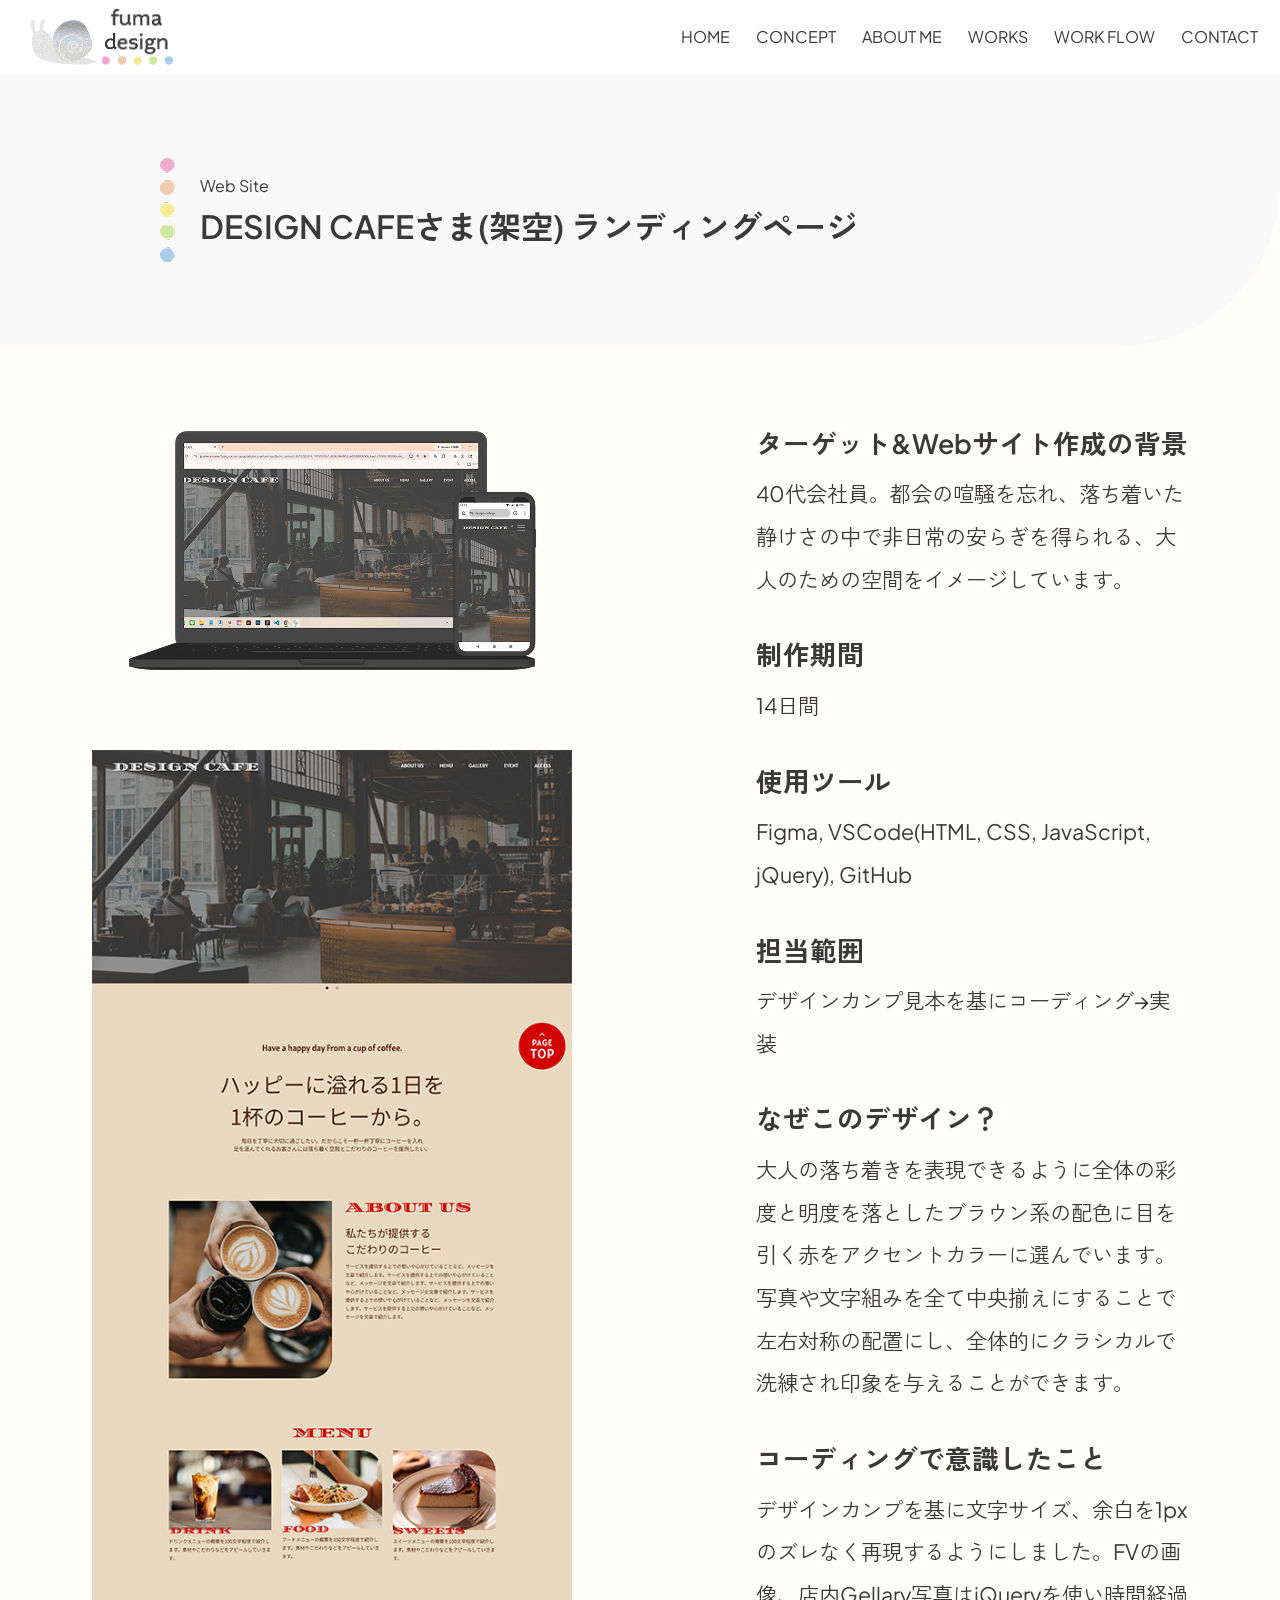
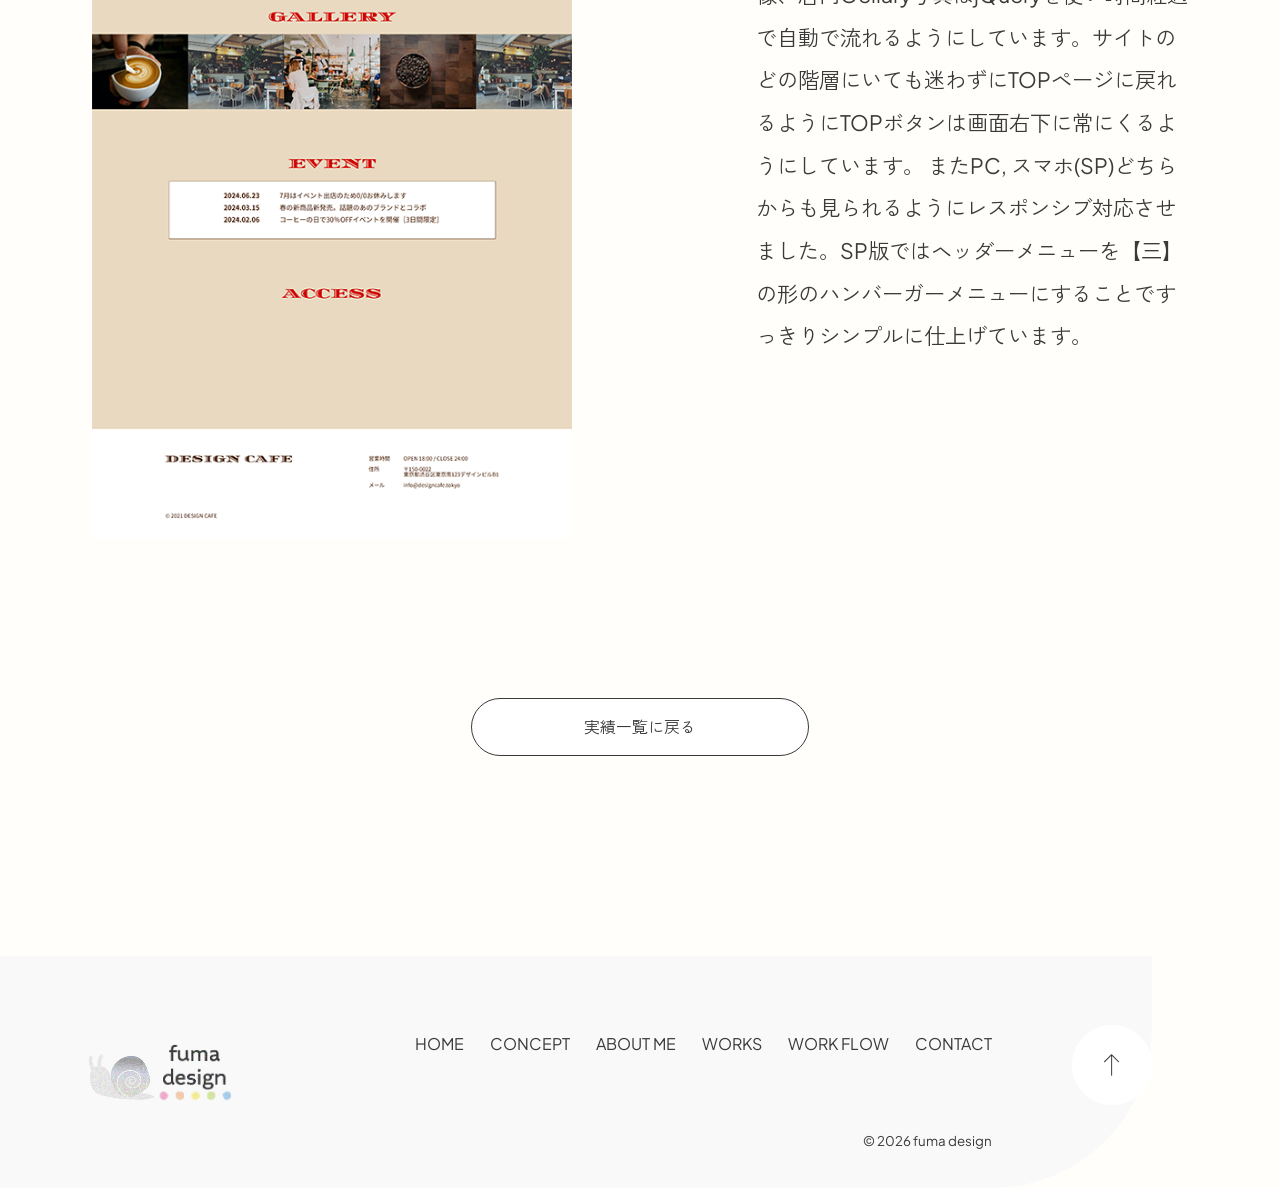
<file: Portfolio_Fujiki/works_DESIGNCAFE.html>
<!DOCTYPE html>
<html lang="ja">

<head>
    <meta charset="UTF-8">
    <meta name="viewport" content="width=device-width, initial-scale=1.0">
    <title>fuma design Portfolio</title>

    <link rel="stylesheet" href="./css/reset.css">
    <!--GoogleFonts読み込み-->
    <link rel="preconnect" href="https://fonts.googleapis.com">
    <link rel="preconnect" href="https://fonts.gstatic.com" crossorigin>
    <link
        href="https://fonts.googleapis.com/css2?family=Inter:ital,opsz,wght@0,14..32,100..900;1,14..32,100..900&family=Plus+Jakarta+Sans:ital,wght@0,200..800;1,200..800&family=Space+Grotesk:wght@300..700&family=Zen+Kaku+Gothic+New&display=swap"
        rel="stylesheet">
    <link rel="stylesheet" href="./css/works.css">
</head>

<body>
    <!-- ヘッダー部分 -->
    <header id="header">
        <h1 class="logo">
            <a href="./index.html">
                <img src="./images/logo_icon.svg" alt="fuma design logo" />
            </a>
        </h1>
        <nav class="header-nav">
            <ul>
                <li><a href="index.html">HOME</a></li>
                <li><a href="concept.html">CONCEPT</a></li>
                <li><a href="about_me.html">ABOUT ME</a></li>
                <li><a href="all_works.html">WORKS</a></li>
                <li><a href="#WORK_FLOW">WORK FLOW</a></li>
                <li><a href="contact.html">CONTACT</a></li>
            </ul>
        </nav>
        <!-- コーディング5回目で ハンバーガー追記 -->
        <div class="hamburger">
            <span></span>
        </div>

        <!-- sp版ハンバーガー押したときにでるli -->
        <nav class="header-nav-sp">
            <ul>
                <li><a href="index.html">HOME</a></li>
                <li><a href="concept.html">CONCEPT</a></li>
                <li><a href="about_me.html">ABOUT ME</a></li>
                <li><a href="all_works.html">WORKS</a></li>
                <li><a href="#WORK_FLOW">WORK FLOW</a></li>
                <li><a href="contact.html">CONTACT</a></li>
            </ul>
        </nav>
    </header>
    <!-- 全ページ共通見出しセクション -->
    <secion class="head">
        <div class="head-container">
            <h2 class="head-title">
                <div class="en">Web Site</div>
                <div class="ja">DESIGN CAFEさま(架空) ランディングページ
                </div>
            </h2>
        </div>
    </secion>

    <!-- mainの制作実績紹介セクション -->
    <main>
        <section class="works">
            <div class="works_imgs_contents">
                <img src="./images/works/mockup_PCSP_DESIGNCAFE.png" alt="DESIGNCAFEPC/SPモックアップ">
                <img src="./images/works/PC_DESIGNCAFE.png" alt="DESIGNCAFEサイトフルページ">
            </div>

            <div class="works_description">
                <h3>ターゲット&Webサイト作成の背景</h3>
                <p>40代会社員。都会の喧騒を忘れ、落ち着いた静けさの中で非日常の安らぎを得られる、大人のための空間をイメージしています。</p>

                <h3>制作期間</h3>
                <p>14日間</p>

                <h3>使用ツール</h3>
                <p>Figma, VSCode(HTML, CSS, JavaScript, jQuery), GitHub</p>

                <h3>担当範囲</h3>
                <p>デザインカンプ見本を基にコーディング→実装</p>

                <h3>なぜこのデザイン？</h3>
                <p>大人の落ち着きを表現できるように全体の彩度と明度を落としたブラウン系の配色に目を引く赤をアクセントカラーに選んでいます。写真や文字組みを全て中央揃えにすることで左右対称の配置にし、全体的にクラシカルで洗練され印象を与えることができます。
                </p>

                <h3>コーディングで意識したこと</h3>
                <p> デザインカンプを基に文字サイズ、余白を1pxのズレなく再現するようにしました。FVの画像、店内Gellary写真はjQueryを使い時間経過で自動で流れるようにしています。サイトのどの階層にいても迷わずにTOPページに戻れるようにTOPボタンは画面右下に常にくるようにしています。
                    またPC, スマホ(SP)どちらからも見られるようにレスポンシブ対応させました。SP版ではヘッダーメニューを【三】の形のハンバーガーメニューにすることですっきりシンプルに仕上げています。</p>

            </div>
        </section>


        <div class="PC_btn_contact_center">
            <a href="all_works.html" class="PC_btn">実績一覧に戻る</a>
        </div>

    </main>


    <!--フッター部分-->
    <footer>
        <section id="footer">
            <div class="footer_inner">
                <h5 class="footer-logo">
                    <a href="./index.html">
                        <img src="./images/logo_icon.svg" alt="fuma design logo">
                    </a>
                </h5>
                <div class="footer_main">
                    <nav class="footer-nav">
                        <ul>
                            <li><a href="index.html">HOME</a></li>
                            <li><a href="concept.html">CONCEPT</a></li>
                            <li><a href="about_me.html">ABOUT ME</a></li>
                            <li><a href="all_works.html">WORKS</a></li>
                            <li><a href="#WORK_FLOW">WORK FLOW</a></li>
                            <li><a href="contact.html">CONTACT</a></li>
                        </ul>
                    </nav>
                    <p><small>&copy; 2026 fuma design</small></p>
                </div>
            </div>

            <div class="to_Top_btn">
                <a href="#header">
                    <img src="./images/PC_toTOP_btn.png" alt="トップへ戻るボタン" /></a>

            </div>
        </section>
    </footer>
</body>

</html>
</file>
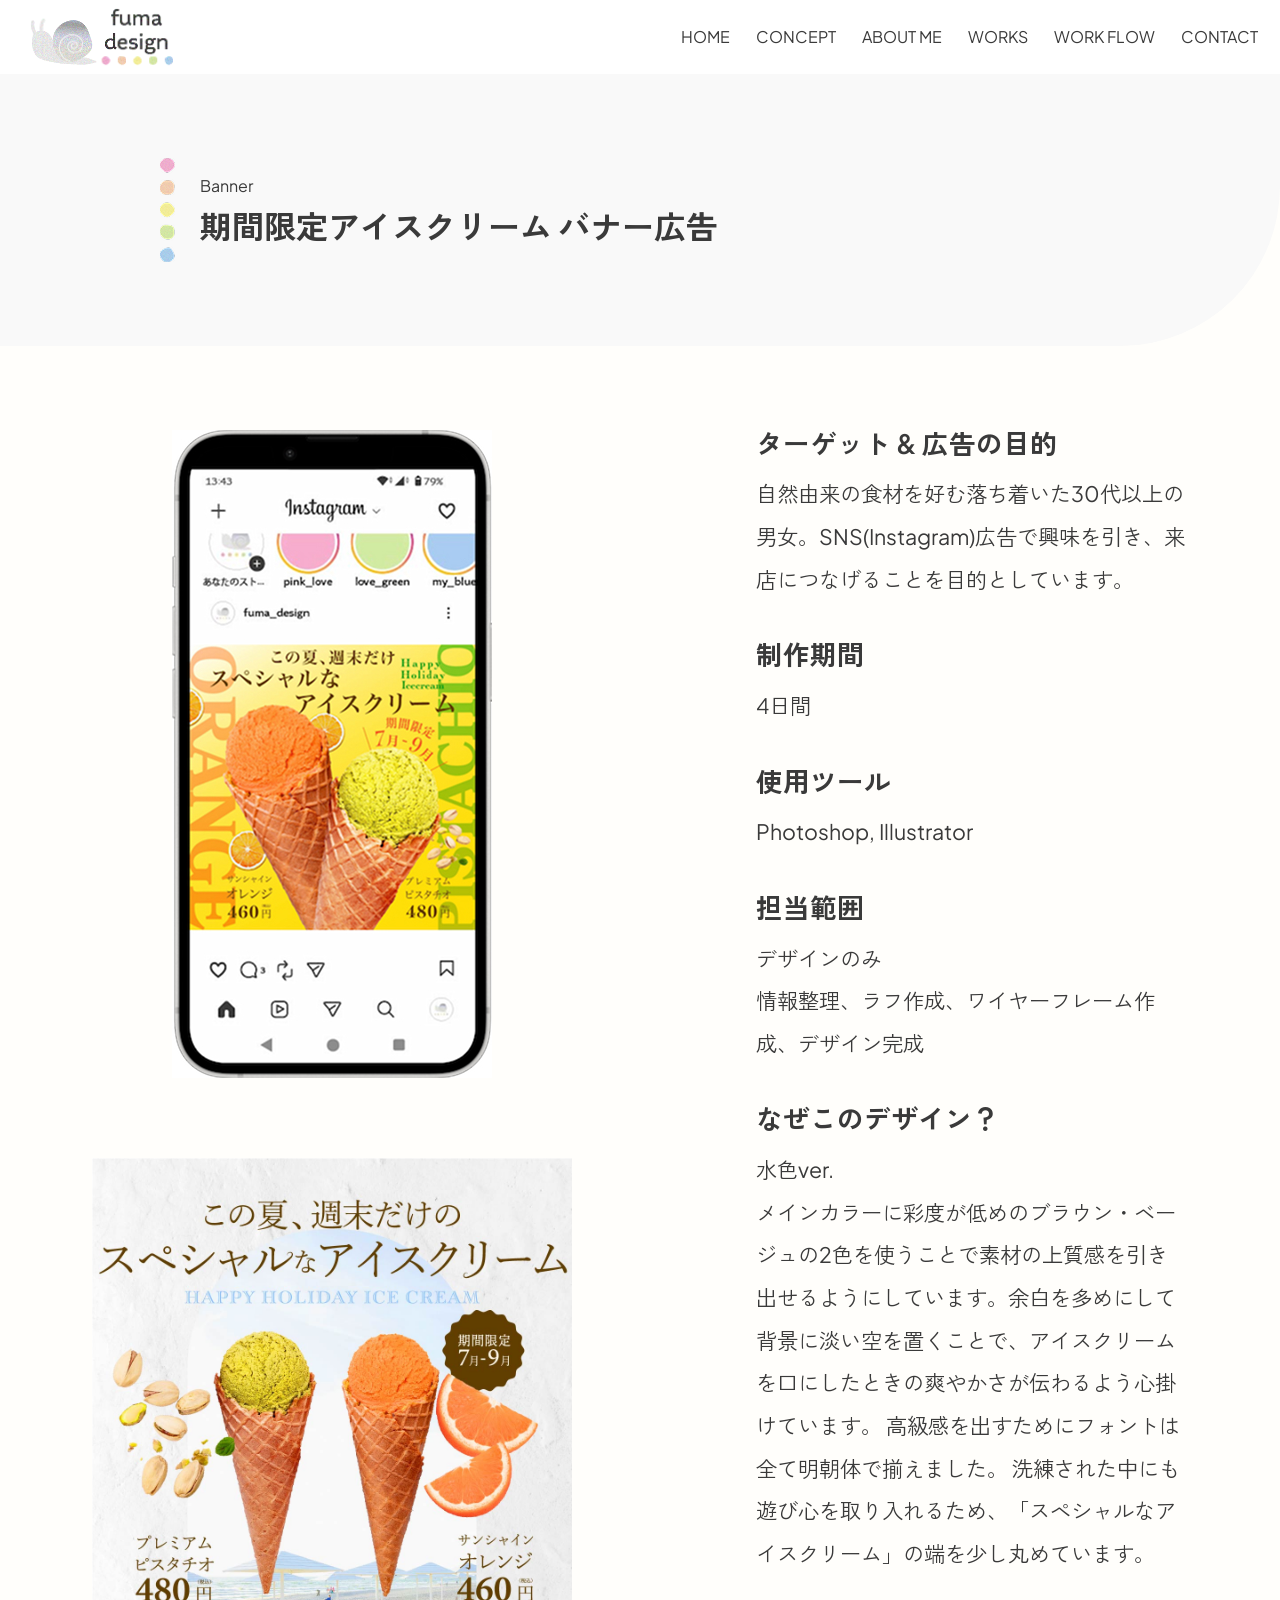
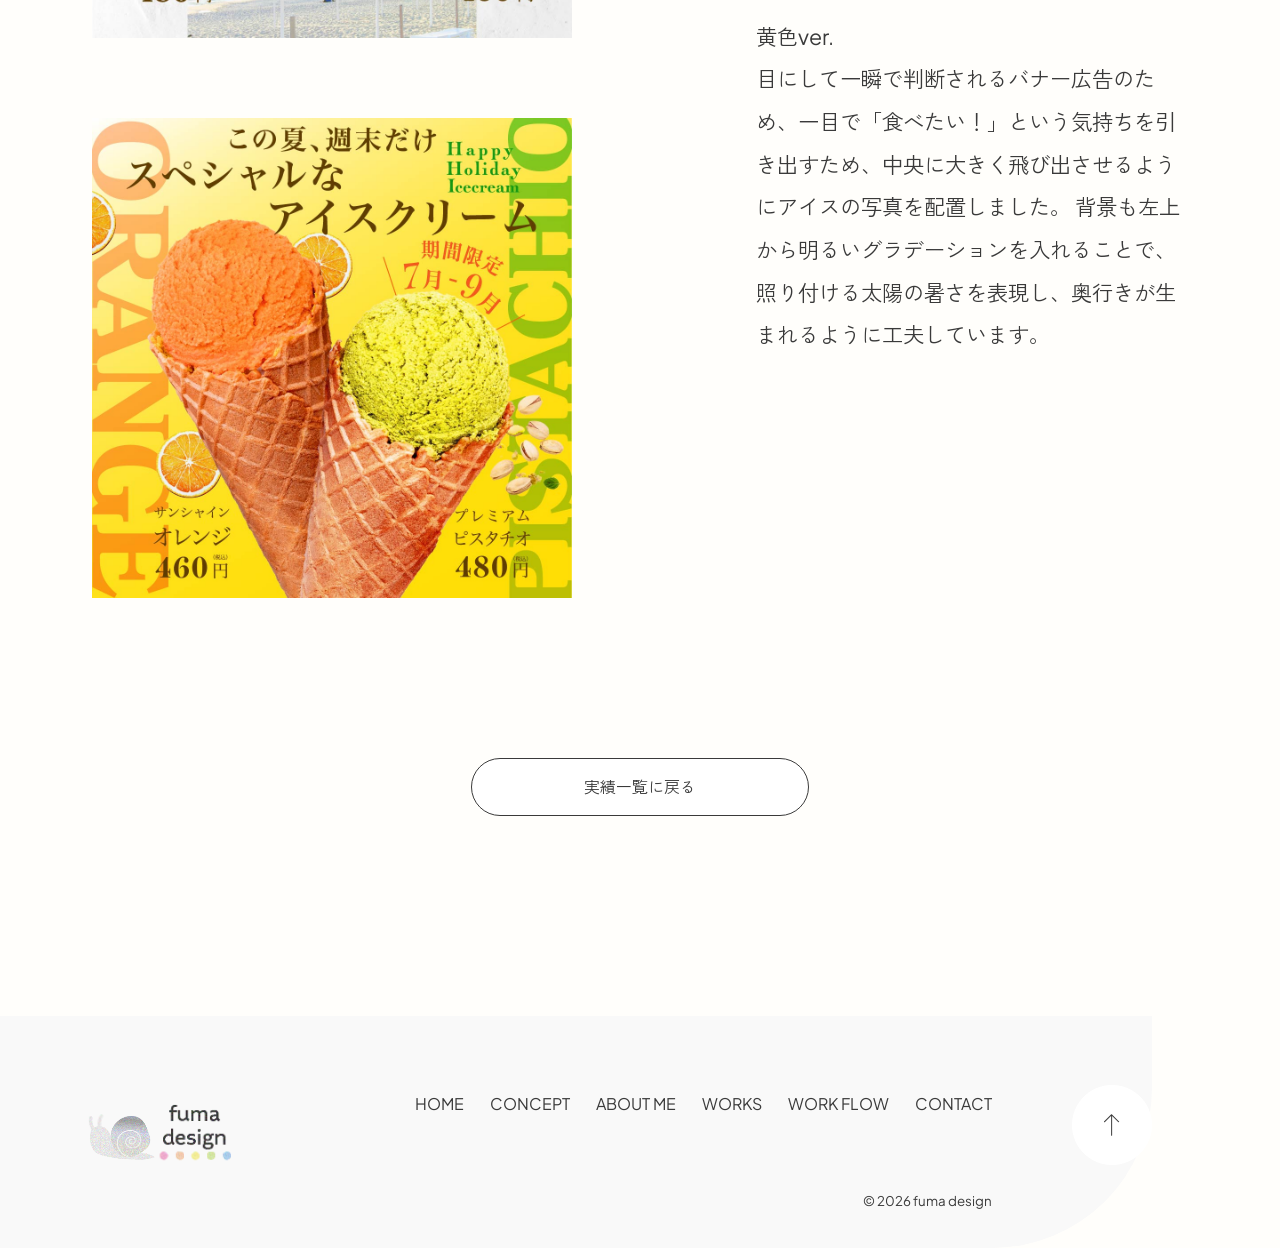
<file: Portfolio_Fujiki/works_icecream.html>
<!DOCTYPE html>
<html lang="ja">

<head>
    <meta charset="UTF-8">
    <meta name="viewport" content="width=device-width, initial-scale=1.0">
    <title>fuma design Portfolio</title>

    <link rel="stylesheet" href="./css/reset.css">
    <!--GoogleFonts読み込み-->
    <link rel="preconnect" href="https://fonts.googleapis.com">
    <link rel="preconnect" href="https://fonts.gstatic.com" crossorigin>
    <link
        href="https://fonts.googleapis.com/css2?family=Inter:ital,opsz,wght@0,14..32,100..900;1,14..32,100..900&family=Plus+Jakarta+Sans:ital,wght@0,200..800;1,200..800&family=Space+Grotesk:wght@300..700&family=Zen+Kaku+Gothic+New&display=swap"
        rel="stylesheet">
    <link rel="stylesheet" href="./css/works.css">
</head>

<body>
    <!-- ヘッダー部分 -->
    <header id="header">
        <h1 class="logo">
            <a href="./index.html">
                <img src="./images/logo_icon.svg" alt="fuma design logo" />
            </a>
        </h1>
        <nav class="header-nav">
            <ul>
                <li><a href="index.html">HOME</a></li>
                <li><a href="concept.html">CONCEPT</a></li>
                <li><a href="about_me.html">ABOUT ME</a></li>
                <li><a href="all_works.html">WORKS</a></li>
                <li><a href="#WORK_FLOW">WORK FLOW</a></li>
                <li><a href="contact.html">CONTACT</a></li>
            </ul>
        </nav>
        <!-- コーディング5回目で ハンバーガー追記 -->
        <div class="hamburger">
            <span></span>
        </div>

        <!-- sp版ハンバーガー押したときにでるli -->
        <nav class="header-nav-sp">
            <ul>
                <li><a href="index.html">HOME</a></li>
                <li><a href="concept.html">CONCEPT</a></li>
                <li><a href="about_me.html">ABOUT ME</a></li>
                <li><a href="all_works.html">WORKS</a></li>
                <li><a href="#WORK_FLOW">WORK FLOW</a></li>
                <li><a href="contact.html">CONTACT</a></li>
            </ul>
        </nav>
    </header>
    <!-- 全ページ共通見出しセクション -->
    <secion class="head">
        <div class="head-container">
            <h2 class="head-title">
                <div class="en">Banner</div>
                <div class="ja">期間限定アイスクリーム バナー広告
                </div>
            </h2>
        </div>
    </secion>

    <!-- mainの制作実績紹介セクション -->
    <main>
        <section class="works">
            <div class="works_imgs_contents">
                <img class="SPmockup" src="./images/works/icecream_mockup.jpg" alt="アイスクリームバナーポップバージョンモックアップ">
                <img src="./images/works/banner_icecream_01.jpg" alt="アイスクリームバナー高級バージョン">
                <img src="./images/works/banner_icecream_02.jpg" alt="アイスクリームバナーポップバージョン">
            </div>

            <div class="works_description">
                <h3>ターゲット & 広告の目的</h3>
                <p>自然由来の食材を好む落ち着いた30代以上の男女。SNS(Instagram)広告で興味を引き、来店につなげることを目的としています。</p>

                <h3>制作期間</h3>
                <p>4日間</p>

                <h3>使用ツール</h3>
                <p>Photoshop, Illustrator</p>

                <h3>担当範囲</h3>
                <p>デザインのみ<br>
                    情報整理、ラフ作成、ワイヤーフレーム作成、デザイン完成</p>

                <h3>なぜこのデザイン？</h3>
                <p>水色ver.<br>
                    メインカラーに彩度が低めのブラウン・ベージュの2色を使うことで素材の上質感を引き出せるようにしています。余白を多めにして背景に淡い空を置くことで、アイスクリームを口にしたときの爽やかさが伝わるよう心掛けています。
                    高級感を出すためにフォントは全て明朝体で揃えました。
                    洗練された中にも遊び心を取り入れるため、「スペシャルなアイスクリーム」の端を少し丸めています。<br>
                </p>
                <p>
                    黄色ver.<br>
                    目にして一瞬で判断されるバナー広告のため、一目で「食べたい！」という気持ちを引き出すため、中央に大きく飛び出させるようにアイスの写真を配置しました。
                    背景も左上から明るいグラデーションを入れることで、照り付ける太陽の暑さを表現し、奥行きが生まれるように工夫しています。</p>
            </div>
        </section>


        <div class="PC_btn_contact_center">
            <a href="all_works.html" class="PC_btn">実績一覧に戻る</a>
        </div>

    </main>


    <!--フッター部分-->
    <footer>
        <section id="footer">
            <div class="footer_inner">
                <h5 class="footer-logo">
                    <a href="./index.html">
                        <img src="./images/logo_icon.svg" alt="fuma design logo">
                    </a>
                </h5>
                <div class="footer_main">
                    <nav class="footer-nav">
                        <ul>
                            <li><a href="index.html">HOME</a></li>
                            <li><a href="concept.html">CONCEPT</a></li>
                            <li><a href="about_me.html">ABOUT ME</a></li>
                            <li><a href="all_works.html">WORKS</a></li>
                            <li><a href="#WORK_FLOW">WORK FLOW</a></li>
                            <li><a href="contact.html">CONTACT</a></li>
                        </ul>
                    </nav>
                    <p><small>&copy; 2026 fuma design</small></p>
                </div>
            </div>

            <div class="to_Top_btn">
                <a href="#header">
                    <img src="./images/PC_toTOP_btn.png" alt="トップへ戻るボタン" /></a>

            </div>
        </section>
    </footer>
</body>

</html>
</file>
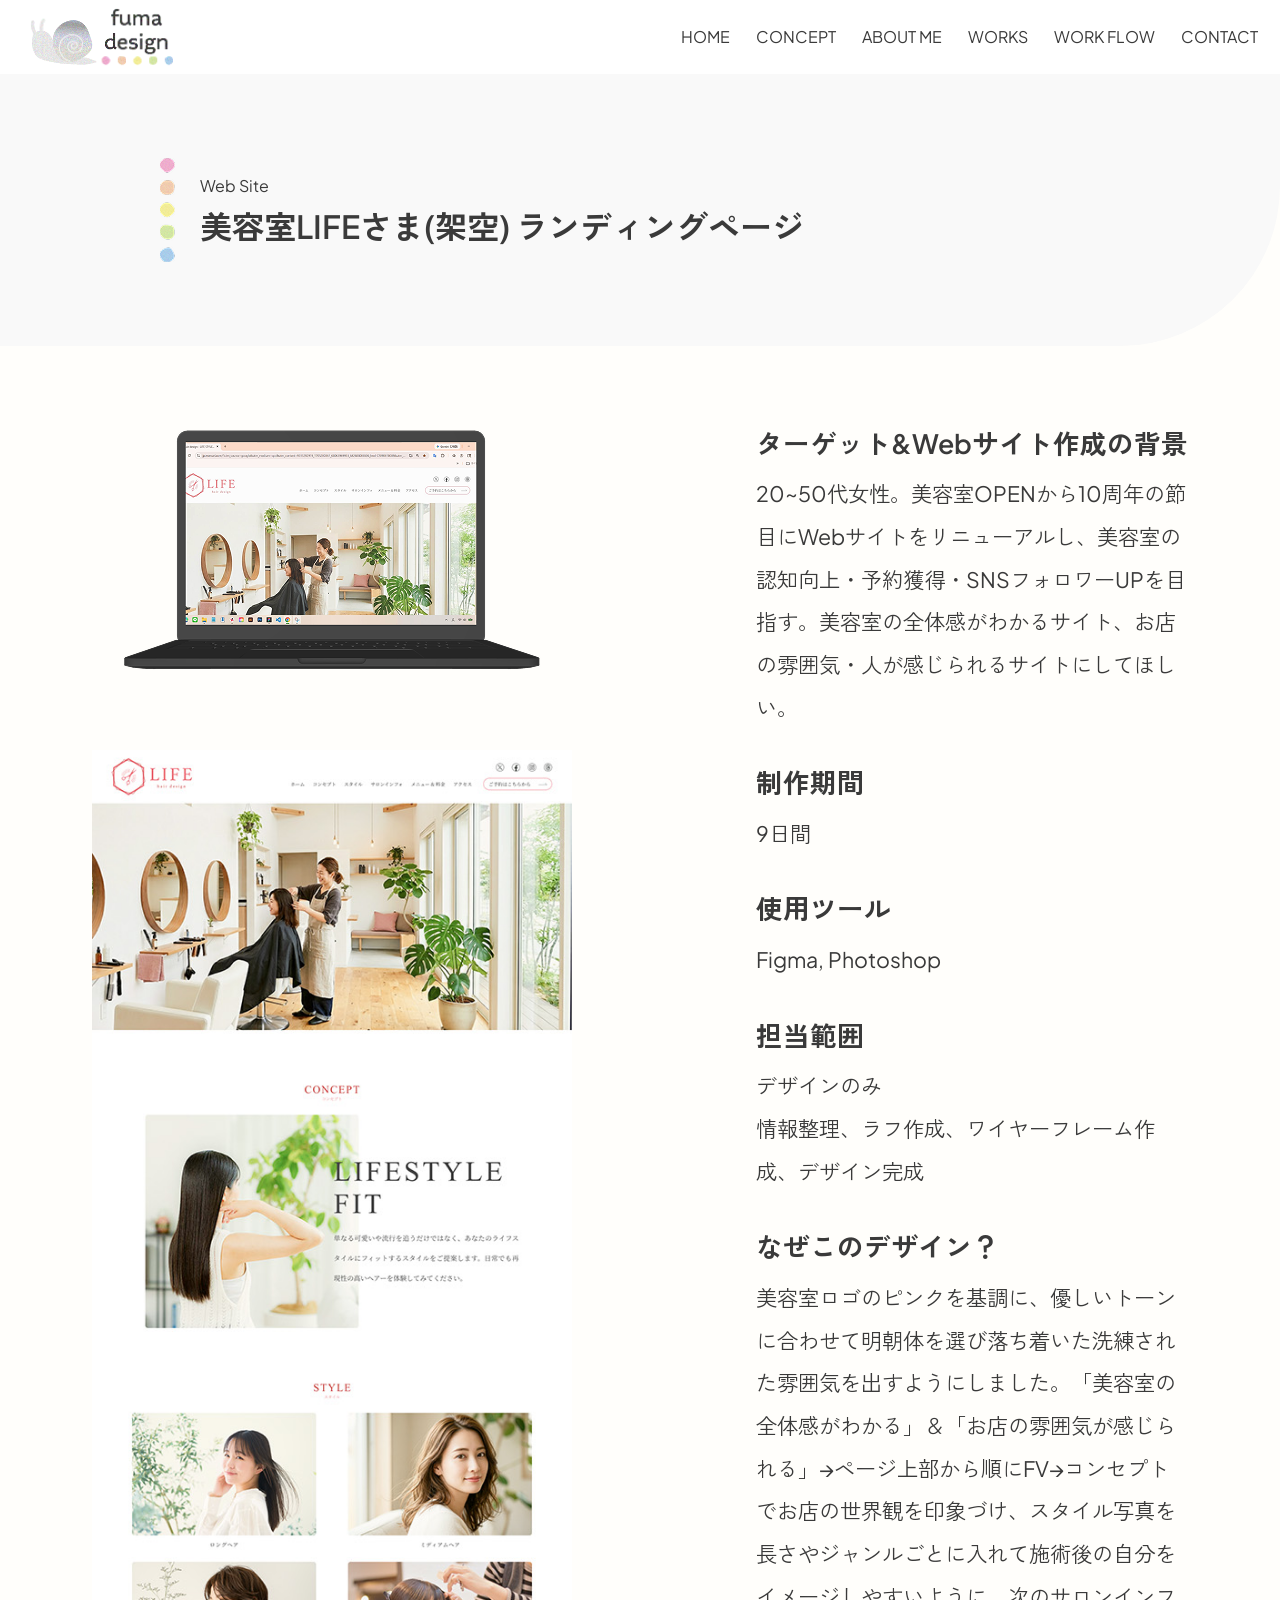
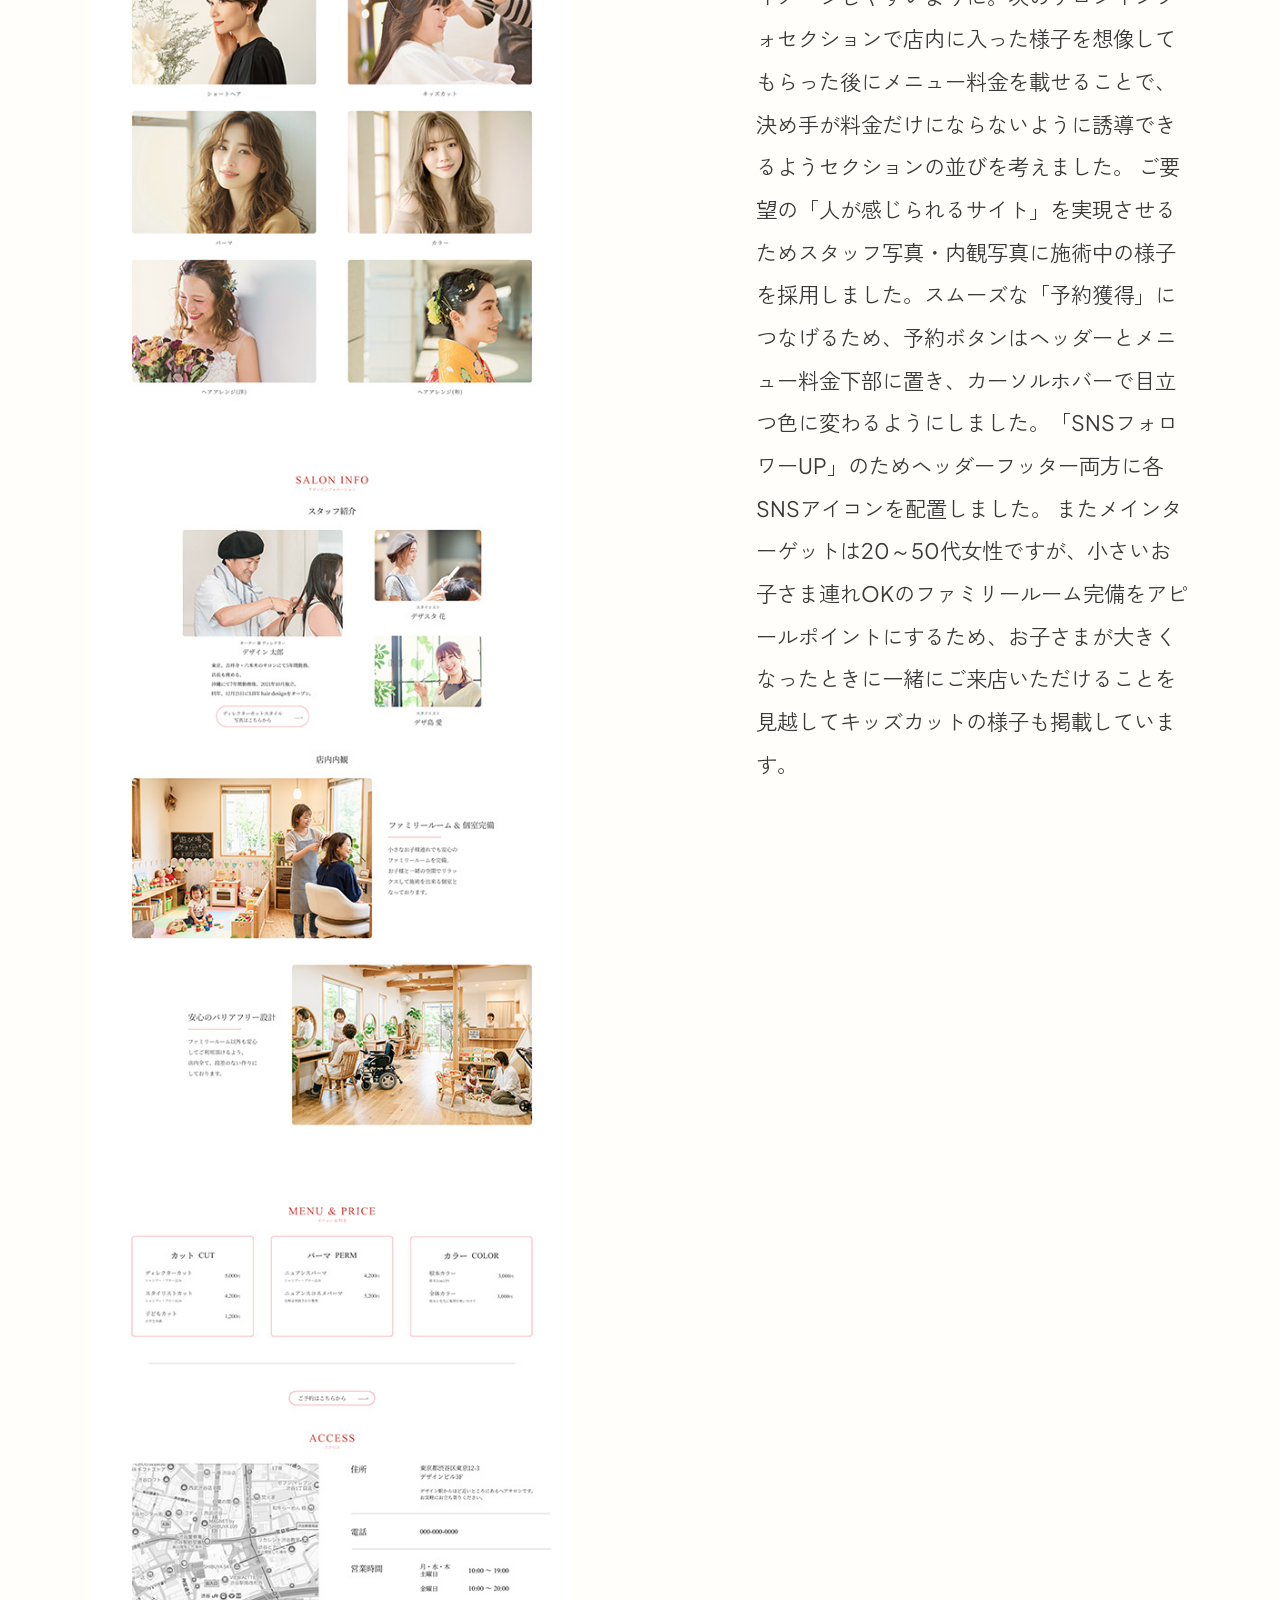
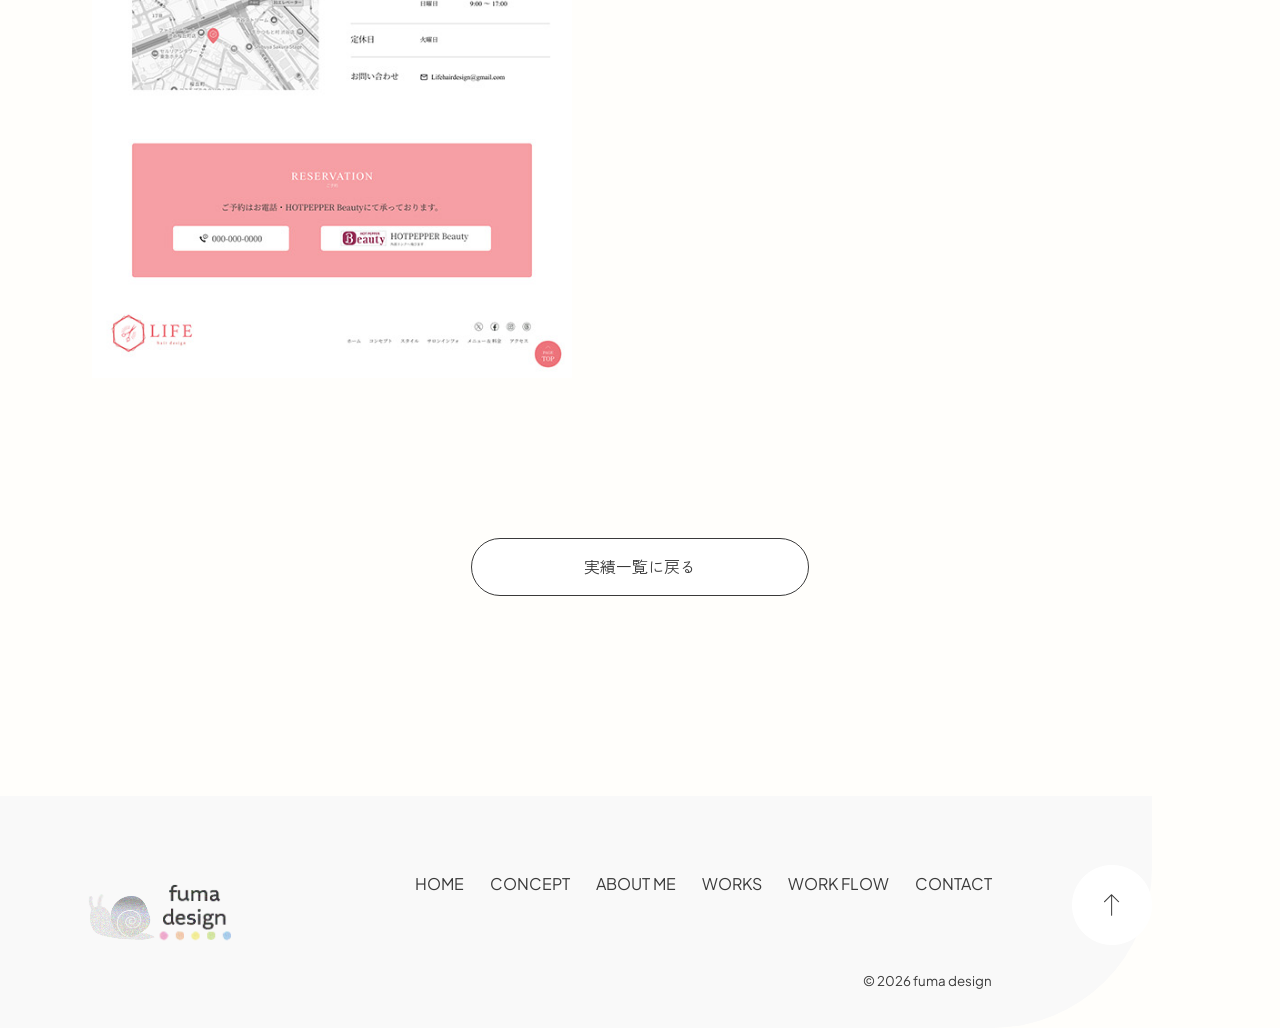
<file: Portfolio_Fujiki/works_LIFEhair.html>
<!DOCTYPE html>
<html lang="ja">

<head>
    <meta charset="UTF-8">
    <meta name="viewport" content="width=device-width, initial-scale=1.0">
    <title>fuma design Portfolio</title>

    <link rel="stylesheet" href="./css/reset.css">
    <!--GoogleFonts読み込み-->
    <link rel="preconnect" href="https://fonts.googleapis.com">
    <link rel="preconnect" href="https://fonts.gstatic.com" crossorigin>
    <link
        href="https://fonts.googleapis.com/css2?family=Inter:ital,opsz,wght@0,14..32,100..900;1,14..32,100..900&family=Plus+Jakarta+Sans:ital,wght@0,200..800;1,200..800&family=Space+Grotesk:wght@300..700&family=Zen+Kaku+Gothic+New&display=swap"
        rel="stylesheet">
    <link rel="stylesheet" href="./css/works.css">
</head>

<body>
    <!-- ヘッダー部分 -->
    <header id="header">
        <h1 class="logo">
            <a href="./index.html">
                <img src="./images/logo_icon.svg" alt="fuma design logo" />
            </a>
        </h1>
        <nav class="header-nav">
            <ul>
                <li><a href="index.html">HOME</a></li>
                <li><a href="concept.html">CONCEPT</a></li>
                <li><a href="about_me.html">ABOUT ME</a></li>
                <li><a href="all_works.html">WORKS</a></li>
                <li><a href="#WORK_FLOW">WORK FLOW</a></li>
                <li><a href="contact.html">CONTACT</a></li>
            </ul>
        </nav>
        <!-- コーディング5回目で ハンバーガー追記 -->
        <div class="hamburger">
            <span></span>
        </div>

        <!-- sp版ハンバーガー押したときにでるli -->
        <nav class="header-nav-sp">
            <ul>
                <li><a href="index.html">HOME</a></li>
                <li><a href="concept.html">CONCEPT</a></li>
                <li><a href="about_me.html">ABOUT ME</a></li>
                <li><a href="all_works.html">WORKS</a></li>
                <li><a href="#WORK_FLOW">WORK FLOW</a></li>
                <li><a href="contact.html">CONTACT</a></li>
            </ul>
        </nav>
    </header>
    <!-- 全ページ共通見出しセクション -->
    <secion class="head">
        <div class="head-container">
            <h2 class="head-title">
                <div class="en">Web Site</div>
                <div class="ja">美容室LIFEさま(架空) ランディングページ
                </div>
            </h2>
        </div>
    </secion>

    <!-- mainの制作実績紹介セクション -->
    <main>
        <section class="works">
            <div class="works_imgs_contents">
                <img src="./images/works/mockup_PC_LIFEhair.png" alt="LIFEhairPCモックアップ">
                <img src="./images/works/PC_LIFEhair.jpg" alt="LIFEhairサイトフルページ">
            </div>

            <div class="works_description">
                <h3>ターゲット&Webサイト作成の背景</h3>
                <p>20~50代女性。美容室OPENから10周年の節目にWebサイトをリニューアルし、美容室の認知向上・予約獲得・SNSフォロワーUPを目指す。美容室の全体感がわかるサイト、お店の雰囲気・人が感じられるサイトにしてほしい。
                </p>

                <h3>制作期間</h3>
                <p>9日間</p>

                <h3>使用ツール</h3>
                <p>Figma, Photoshop</p>

                <h3>担当範囲</h3>
                <p>デザインのみ<br>
                    情報整理、ラフ作成、ワイヤーフレーム作成、デザイン完成</p>

                <h3>なぜこのデザイン？</h3>
                <p>美容室ロゴのピンクを基調に、優しいトーンに合わせて明朝体を選び落ち着いた洗練された雰囲気を出すようにしました。「美容室の全体感がわかる」＆「お店の雰囲気が感じられる」→ページ上部から順にFV→コンセプトでお店の世界観を印象づけ、スタイル写真を長さやジャンルごとに入れて施術後の自分をイメージしやすいように。次のサロンインフォセクションで店内に入った様子を想像してもらった後にメニュー料金を載せることで、決め手が料金だけにならないように誘導できるようセクションの並びを考えました。
                    ご要望の「人が感じられるサイト」を実現させるためスタッフ写真・内観写真に施術中の様子を採用しました。スムーズな「予約獲得」につなげるため、予約ボタンはヘッダーとメニュー料金下部に置き、カーソルホバーで目立つ色に変わるようにしました。「SNSフォロワーUP」のためヘッダーフッター両方に各SNSアイコンを配置しました。
                    またメインターゲットは20～50代女性ですが、小さいお子さま連れOKのファミリールーム完備をアピールポイントにするため、お子さまが大きくなったときに一緒にご来店いただけることを見越してキッズカットの様子も掲載しています。
                </p>
            </div>
        </section>


        <div class="PC_btn_contact_center">
            <a href="all_works.html" class="PC_btn">実績一覧に戻る</a>
        </div>

    </main>


    <!--フッター部分-->
    <footer>
        <section id="footer">
            <div class="footer_inner">
                <h5 class="footer-logo">
                    <a href="./index.html">
                        <img src="./images/logo_icon.svg" alt="fuma design logo">
                    </a>
                </h5>
                <div class="footer_main">
                    <nav class="footer-nav">
                        <ul>
                            <li><a href="index.html">HOME</a></li>
                            <li><a href="concept.html">CONCEPT</a></li>
                            <li><a href="about_me.html">ABOUT ME</a></li>
                            <li><a href="all_works.html">WORKS</a></li>
                            <li><a href="#WORK_FLOW">WORK FLOW</a></li>
                            <li><a href="contact.html">CONTACT</a></li>
                        </ul>
                    </nav>
                    <p><small>&copy; 2026 fuma design</small></p>
                </div>
            </div>

            <div class="to_Top_btn">
                <a href="#header">
                    <img src="./images/PC_toTOP_btn.png" alt="トップへ戻るボタン" /></a>

            </div>
        </section>
    </footer>
</body>

</html>
</file>
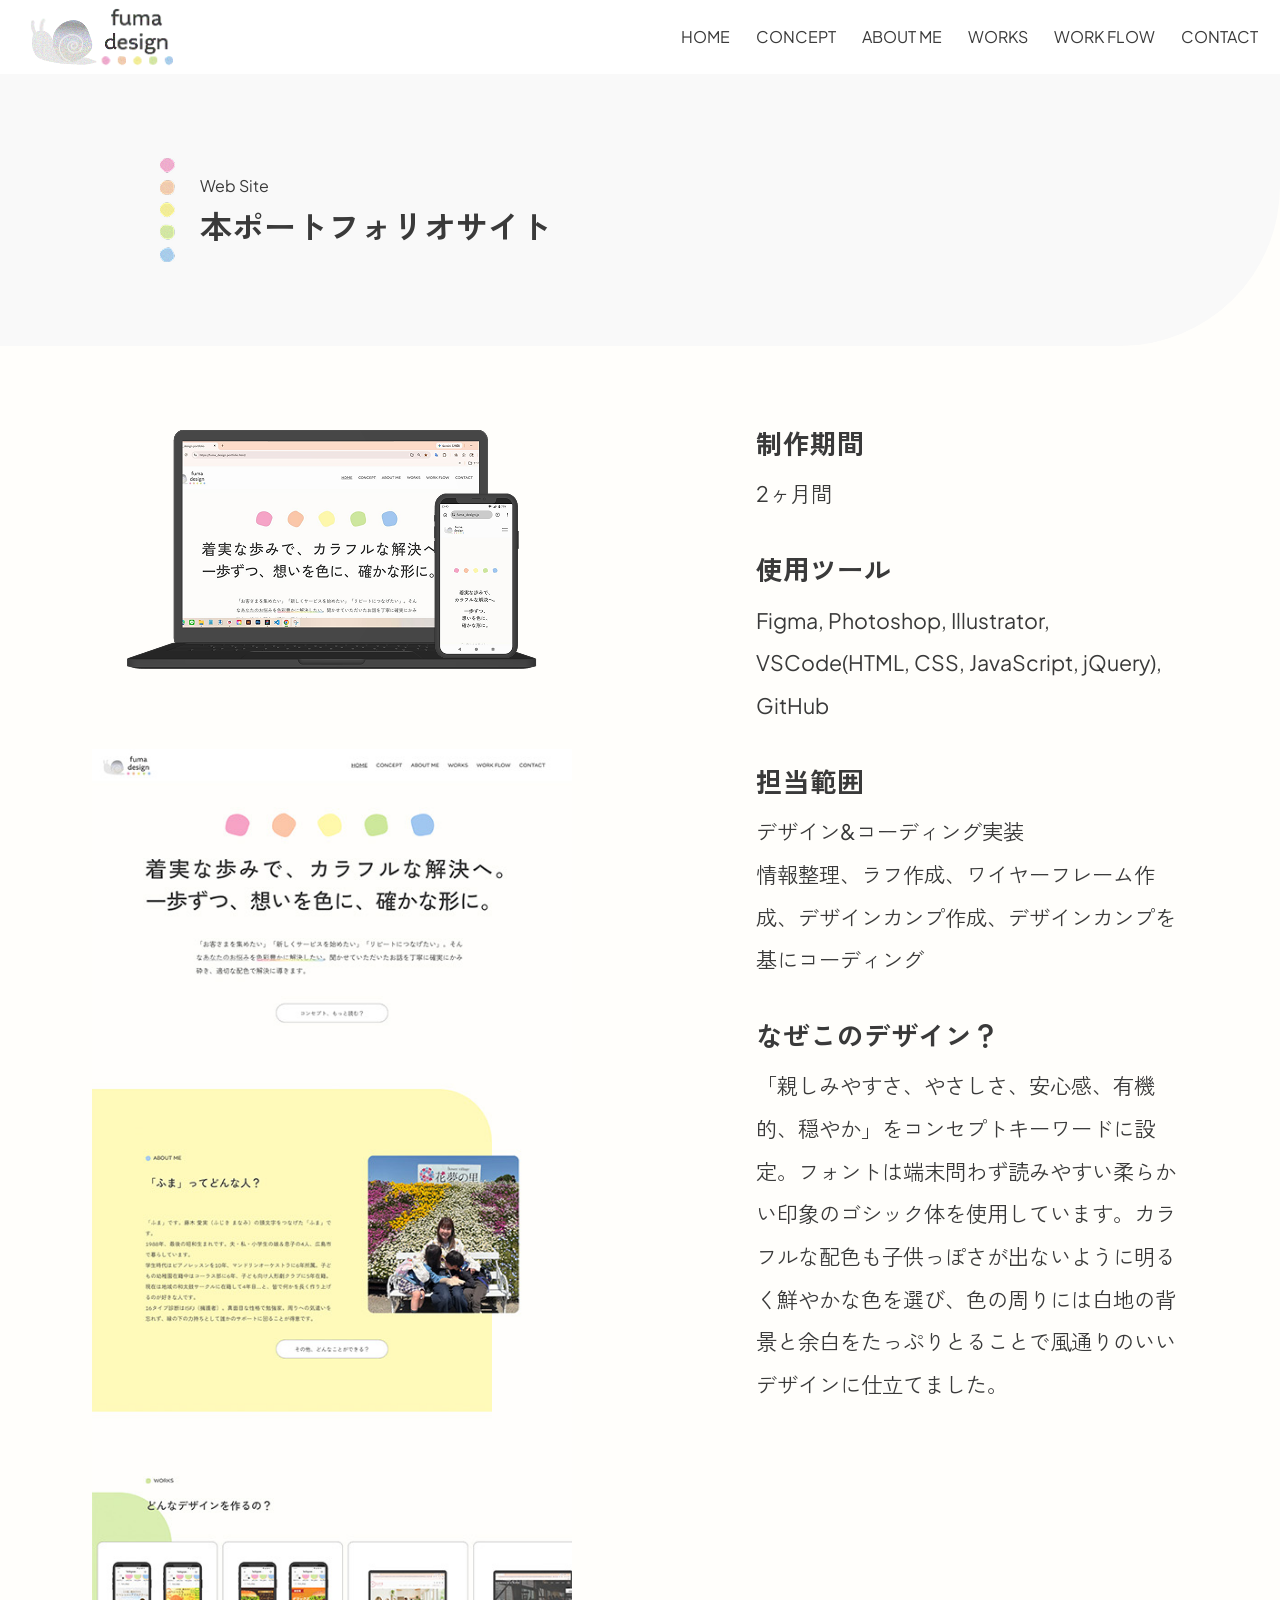
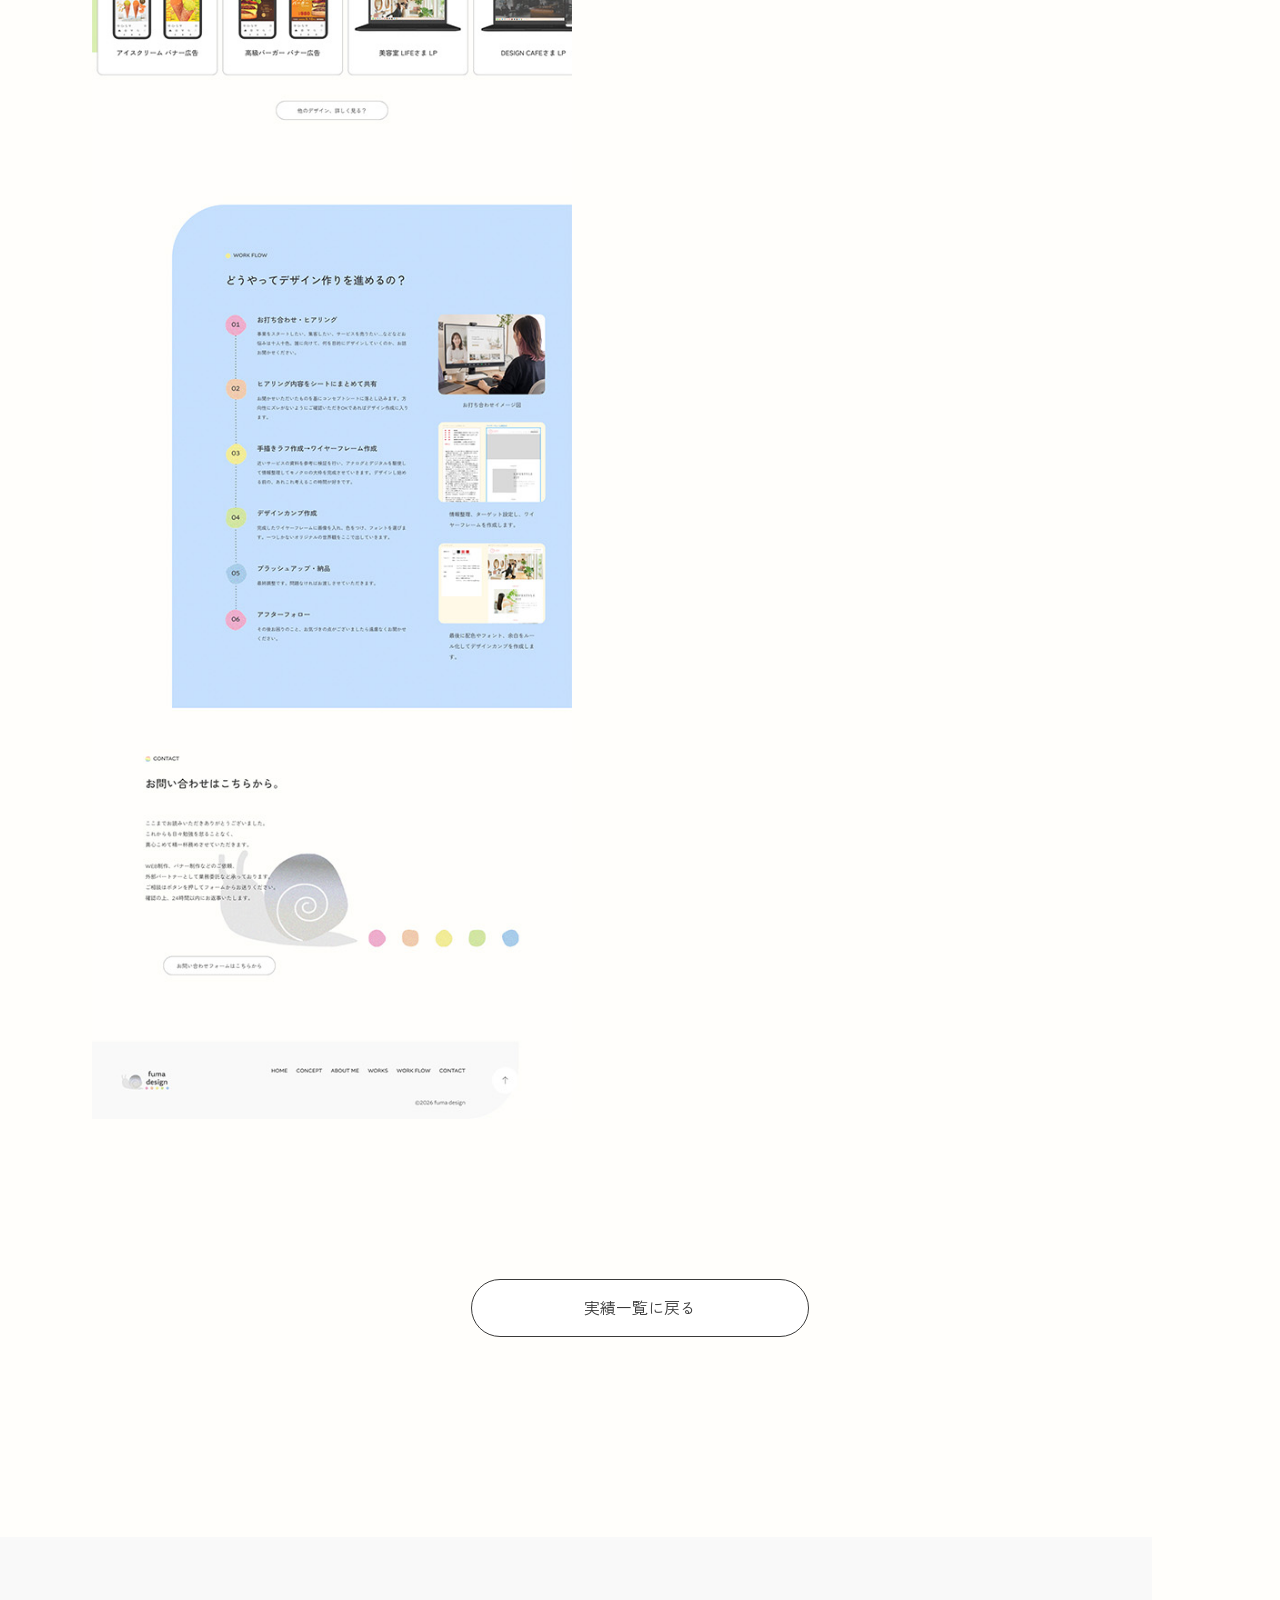
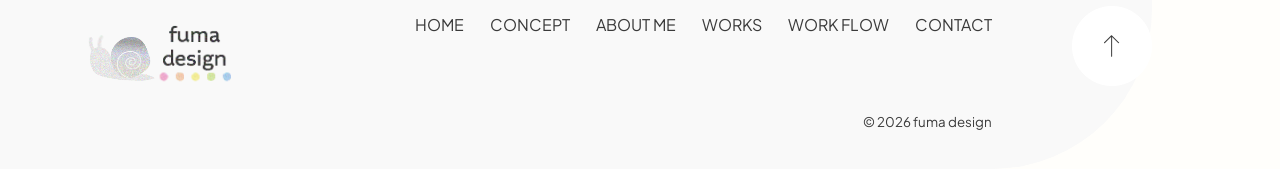
<file: Portfolio_Fujiki/works_portfolio.html>
<!DOCTYPE html>
<html lang="ja">

<head>
    <meta charset="UTF-8">
    <meta name="viewport" content="width=device-width, initial-scale=1.0">
    <title>fuma design Portfolio</title>

    <link rel="stylesheet" href="./css/reset.css">
    <!--GoogleFonts読み込み-->
    <link rel="preconnect" href="https://fonts.googleapis.com">
    <link rel="preconnect" href="https://fonts.gstatic.com" crossorigin>
    <link
        href="https://fonts.googleapis.com/css2?family=Inter:ital,opsz,wght@0,14..32,100..900;1,14..32,100..900&family=Plus+Jakarta+Sans:ital,wght@0,200..800;1,200..800&family=Space+Grotesk:wght@300..700&family=Zen+Kaku+Gothic+New&display=swap"
        rel="stylesheet">
    <link rel="stylesheet" href="./css/works.css">
</head>

<body>
    <!-- ヘッダー部分 -->
    <header id="header">
        <h1 class="logo">
            <a href="./index.html">
                <img src="./images/logo_icon.svg" alt="fuma design logo" />
            </a>
        </h1>
        <nav class="header-nav">
            <ul>
                <li><a href="index.html">HOME</a></li>
                <li><a href="concept.html">CONCEPT</a></li>
                <li><a href="about_me.html">ABOUT ME</a></li>
                <li><a href="all_works.html">WORKS</a></li>
                <li><a href="#WORK_FLOW">WORK FLOW</a></li>
                <li><a href="contact.html">CONTACT</a></li>
            </ul>
        </nav>
        <!-- コーディング5回目で ハンバーガー追記 -->
        <div class="hamburger">
            <span></span>
        </div>

        <!-- sp版ハンバーガー押したときにでるli -->
        <nav class="header-nav-sp">
            <ul>
                <li><a href="index.html">HOME</a></li>
                <li><a href="concept.html">CONCEPT</a></li>
                <li><a href="about_me.html">ABOUT ME</a></li>
                <li><a href="all_works.html">WORKS</a></li>
                <li><a href="#WORK_FLOW">WORK FLOW</a></li>
                <li><a href="contact.html">CONTACT</a></li>
            </ul>
        </nav>
    </header>
    <!-- 全ページ共通見出しセクション -->
    <secion class="head">
        <div class="head-container">
            <h2 class="head-title">
                <div class="en">Web Site</div>
                <div class="ja">本ポートフォリオサイト
                </div>
            </h2>
        </div>
    </secion>

    <!-- mainの制作実績紹介セクション -->
    <main>
        <section class="works">
            <div class="works_imgs_contents">
                <img src="./images/works/mockup_PCSP_Portfolio.png" alt="ポートフォリオPC/SPモックアップ">
                <img src="./images/works/PC_Portfolio.jpg" alt="ポートフォリオサイトフルページ">
            </div>

            <div class="works_description">
                <h3>制作期間</h3>
                <p>2ヶ月間</p>

                <h3>使用ツール</h3>
                <p>Figma, Photoshop, Illustrator, VSCode(HTML, CSS, JavaScript, jQuery), GitHub</p>

                <h3>担当範囲</h3>
                <p>デザイン&コーディング実装<br>
                    情報整理、ラフ作成、ワイヤーフレーム作成、デザインカンプ作成、デザインカンプを基にコーディング</p>

                <h3>なぜこのデザイン？</h3>
                <p>「親しみやすさ、やさしさ、安心感、有機的、穏やか」をコンセプトキーワードに設定。フォントは端末問わず読みやすい柔らかい印象のゴシック体を使用しています。カラフルな配色も子供っぽさが出ないように明るく鮮やかな色を選び、色の周りには白地の背景と余白をたっぷりとることで風通りのいいデザインに仕立てました。
            </div>
        </section>


        <div class="PC_btn_contact_center">
            <a href="all_works.html" class="PC_btn">実績一覧に戻る</a>
        </div>

    </main>


    <!--フッター部分-->
    <footer>
        <section id="footer">
            <div class="footer_inner">
                <h5 class="footer-logo">
                    <a href="./index.html">
                        <img src="./images/logo_icon.svg" alt="fuma design logo">
                    </a>
                </h5>
                <div class="footer_main">
                    <nav class="footer-nav">
                        <ul>
                            <li><a href="index.html">HOME</a></li>
                            <li><a href="concept.html">CONCEPT</a></li>
                            <li><a href="about_me.html">ABOUT ME</a></li>
                            <li><a href="all_works.html">WORKS</a></li>
                            <li><a href="#WORK_FLOW">WORK FLOW</a></li>
                            <li><a href="contact.html">CONTACT</a></li>
                        </ul>
                    </nav>
                    <p><small>&copy; 2026 fuma design</small></p>
                </div>
            </div>

            <div class="to_Top_btn">
                <a href="#header">
                    <img src="./images/PC_toTOP_btn.png" alt="トップへ戻るボタン" /></a>

            </div>
        </section>
    </footer>
</body>

</html>
</file>
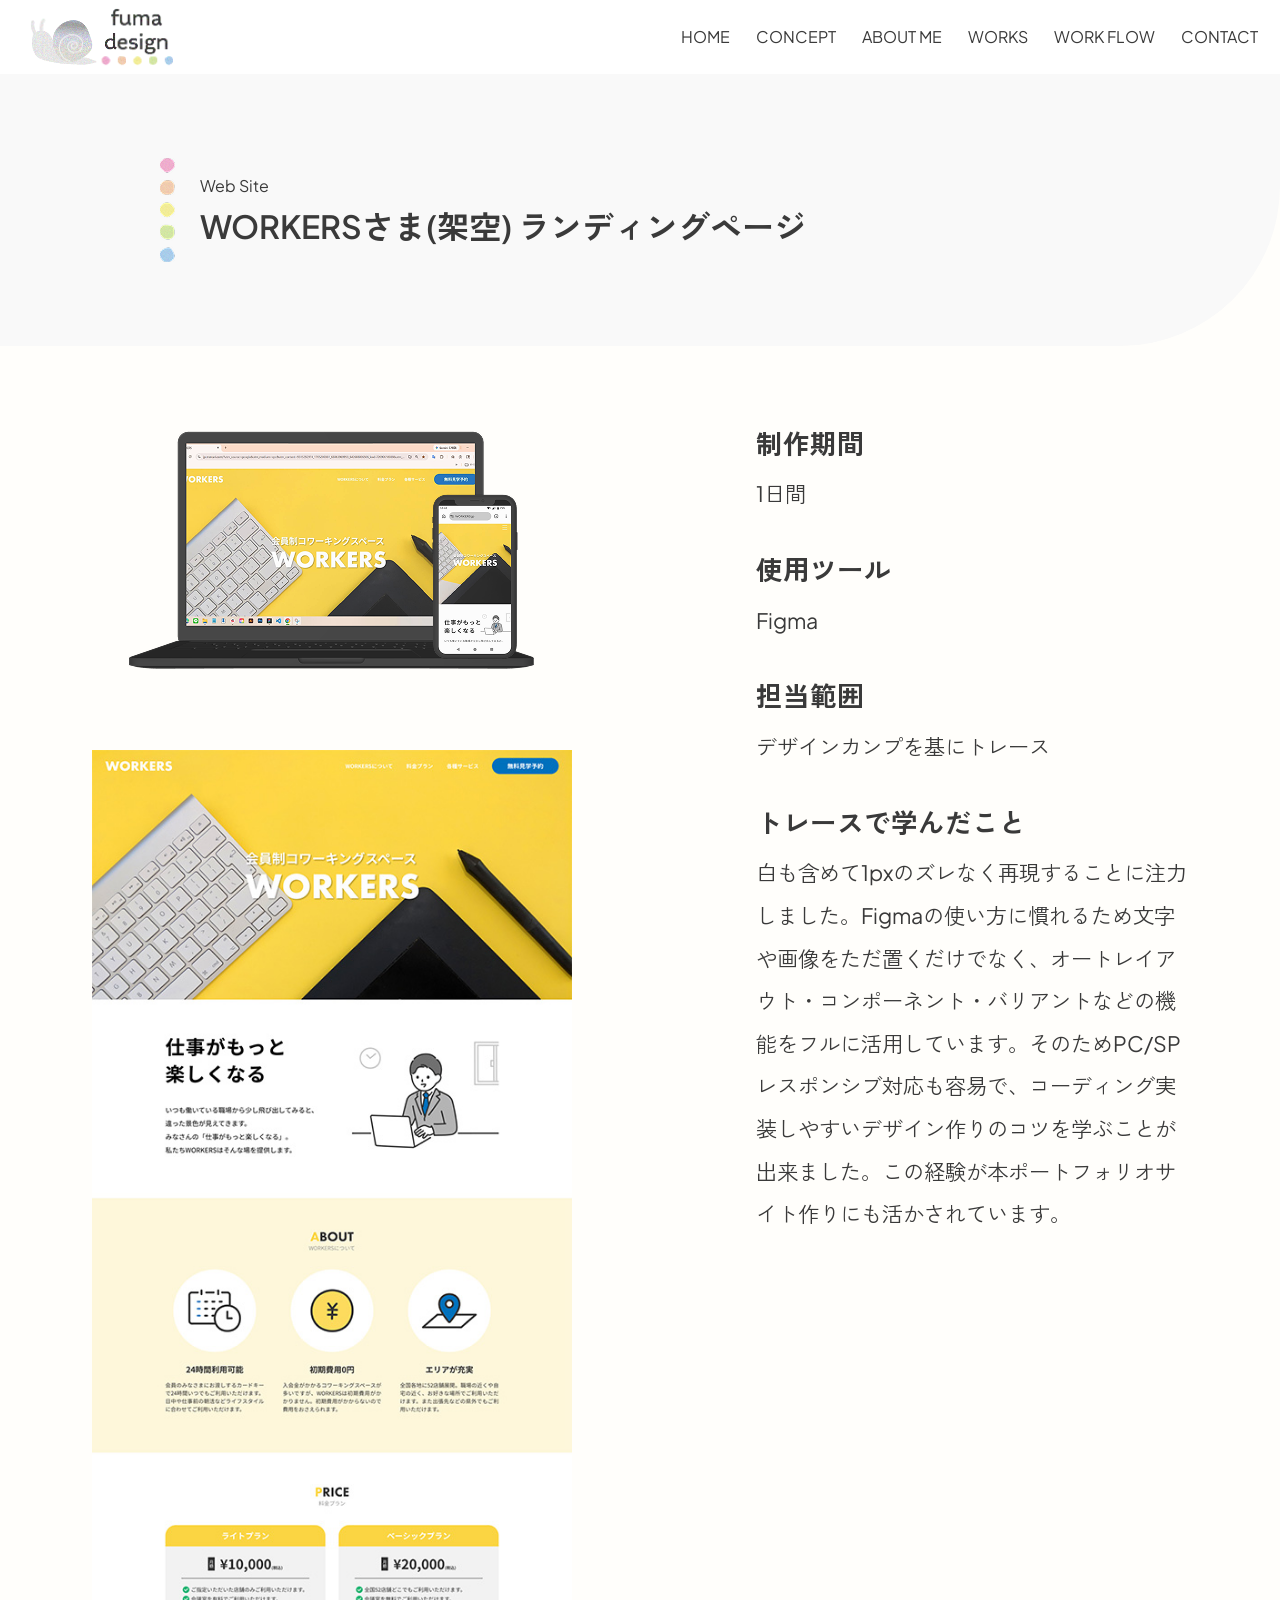
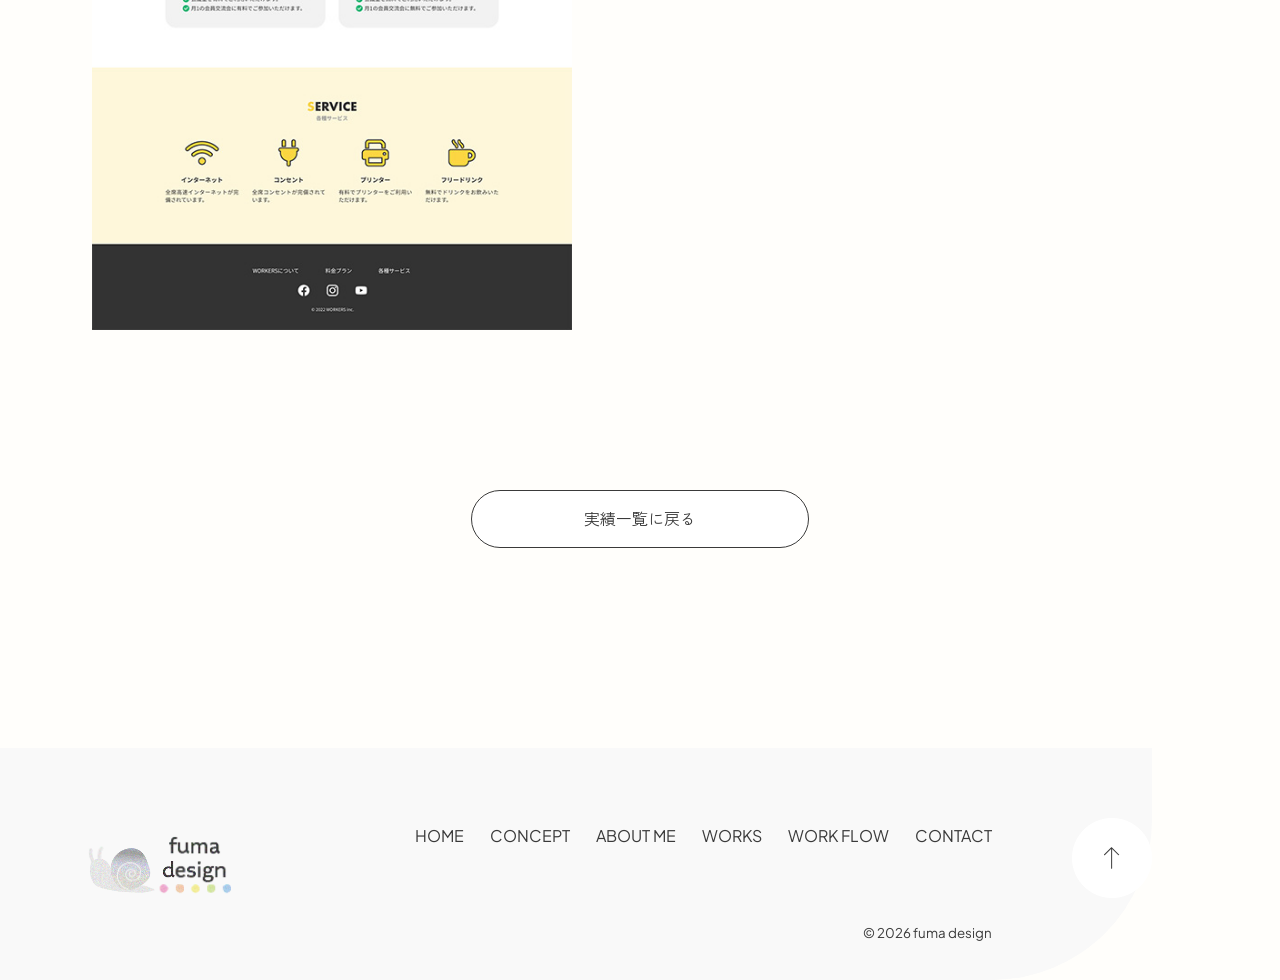
<file: Portfolio_Fujiki/works_WORKERS.html>
<!DOCTYPE html>
<html lang="ja">

<head>
    <meta charset="UTF-8">
    <meta name="viewport" content="width=device-width, initial-scale=1.0">
    <title>fuma design Portfolio</title>

    <link rel="stylesheet" href="./css/reset.css">
    <!--GoogleFonts読み込み-->
    <link rel="preconnect" href="https://fonts.googleapis.com">
    <link rel="preconnect" href="https://fonts.gstatic.com" crossorigin>
    <link
        href="https://fonts.googleapis.com/css2?family=Inter:ital,opsz,wght@0,14..32,100..900;1,14..32,100..900&family=Plus+Jakarta+Sans:ital,wght@0,200..800;1,200..800&family=Space+Grotesk:wght@300..700&family=Zen+Kaku+Gothic+New&display=swap"
        rel="stylesheet">
    <link rel="stylesheet" href="./css/works.css">
</head>

<body>
    <!-- ヘッダー部分 -->
    <header id="header">
        <h1 class="logo">
            <a href="./index.html">
                <img src="./images/logo_icon.svg" alt="fuma design logo" />
            </a>
        </h1>
        <nav class="header-nav">
            <ul>
                <li><a href="index.html">HOME</a></li>
                <li><a href="concept.html">CONCEPT</a></li>
                <li><a href="about_me.html">ABOUT ME</a></li>
                <li><a href="all_works.html">WORKS</a></li>
                <li><a href="#WORK_FLOW">WORK FLOW</a></li>
                <li><a href="contact.html">CONTACT</a></li>
            </ul>
        </nav>
        <!-- コーディング5回目で ハンバーガー追記 -->
        <div class="hamburger">
            <span></span>
        </div>

        <!-- sp版ハンバーガー押したときにでるli -->
        <nav class="header-nav-sp">
            <ul>
                <li><a href="index.html">HOME</a></li>
                <li><a href="concept.html">CONCEPT</a></li>
                <li><a href="about_me.html">ABOUT ME</a></li>
                <li><a href="all_works.html">WORKS</a></li>
                <li><a href="#WORK_FLOW">WORK FLOW</a></li>
                <li><a href="contact.html">CONTACT</a></li>
            </ul>
        </nav>
    </header>
    <!-- 全ページ共通見出しセクション -->
    <secion class="head">
        <div class="head-container">
            <h2 class="head-title">
                <div class="en">Web Site</div>
                <div class="ja">WORKERSさま(架空) ランディングページ
                </div>
            </h2>
        </div>
    </secion>

    <!-- mainの制作実績紹介セクション -->
    <main>
        <section class="works">
            <div class="works_imgs_contents">
                <img src="./images/works/mockup_PCSP_WORKERS.png" alt="DESIGNCAFEPC/SPモックアップ">
                <img src="./images/works/PC_WORKERS.jpg" alt="DESIGNCAFEサイトフルページ">
            </div>

            <div class="works_description">
                <h3>制作期間</h3>
                <p>1日間</p>

                <h3>使用ツール</h3>
                <p>Figma</p>

                <h3>担当範囲</h3>
                <p>デザインカンプを基にトレース</p>

                <h3>トレースで学んだこと</h3>
                <p>白も含めて1pxのズレなく再現することに注力しました。Figmaの使い方に慣れるため文字や画像をただ置くだけでなく、オートレイアウト・コンポーネント・バリアントなどの機能をフルに活用しています。そのためPC/SPレスポンシブ対応も容易で、コーディング実装しやすいデザイン作りのコツを学ぶことが出来ました。この経験が本ポートフォリオサイト作りにも活かされています。
                </p>

            </div>
        </section>


        <div class="PC_btn_contact_center">
            <a href="all_works.html" class="PC_btn">実績一覧に戻る</a>
        </div>

    </main>


    <!--フッター部分-->
    <footer>
        <section id="footer">
            <div class="footer_inner">
                <h5 class="footer-logo">
                    <a href="./index.html">
                        <img src="./images/logo_icon.svg" alt="fuma design logo">
                    </a>
                </h5>
                <div class="footer_main">
                    <nav class="footer-nav">
                        <ul>
                            <li><a href="index.html">HOME</a></li>
                            <li><a href="concept.html">CONCEPT</a></li>
                            <li><a href="about_me.html">ABOUT ME</a></li>
                            <li><a href="all_works.html">WORKS</a></li>
                            <li><a href="#WORK_FLOW">WORK FLOW</a></li>
                            <li><a href="contact.html">CONTACT</a></li>
                        </ul>
                    </nav>
                    <p><small>&copy; 2026 fuma design</small></p>
                </div>
            </div>

            <div class="to_Top_btn">
                <a href="#header">
                    <img src="./images/PC_toTOP_btn.png" alt="トップへ戻るボタン" /></a>

            </div>
        </section>
    </footer>
</body>

</html>
</file>
<file: Portfolio_Fujiki/css/about_me.css>
@charset "utf-8";
/* ↓全ページ共通 */
html{
    scroll-behavior: smooth;
}

body {
    font-family: 'Altivo','Plus Jakarta Sans','Space Grotesk','Inter','Zen Kaku Gothic New', sans-serif;
    background-color: #FFFEFB;
    color:#3a3a3a;
}

img {
    width: auto;
}

/* リンクボタン */
.PC_btn {
    background-color: #fff;
    display: flex;
    width: 336px;
    height: 56px;
    justify-content: center;
    align-items: center;
    border-radius: 160px;
    border: .5px solid #3a3a3a;
}

.PC_btn_contact_center{
    display: flex;
    justify-content: center;
    margin: 160px auto 200px;
}


/* ヘッダーセクション */
#header {
    display: flex;
    justify-content: space-between;
    align-items: center;
    padding: 0 1.74%;
    width: 100%;
    top: 30px;
    z-index: 99998;
    background-color: #fff;
}

.header-nav ul {
    display: flex;
    gap: 26px;
}

.logo {
    width: 160px;
}

/* PC版ではハンバーガー、SP版navを非表示にする */
.hamburger,
.header-nav-sp {
    display: none;
}

/* 飛び先ページ見出し */
.head-container {
    display:block;
    width: 100%;
    height: 272px;
    border-radius: 0px 0px 160px 0px;
    background-color: #f9f9f9;
    padding-top: 84px;
    padding-bottom: 84px;
    padding-left:160px;
}

.head-container h2 {
    background-image: url(../images/heading_rainbow_img.png);
    background-repeat: no-repeat;
    padding: 20px 0px 30px 40px;
}

.head-title .en {
font-size: 16px;
margin-bottom: 16px;
}

.head-title .ja {
font-size: 32px;
font-weight: 600;
}

/* フッターセクション */
#footer{
    width:90%;
    margin-left: 0;
    padding: 80px 160px 40px 80px;
    border-radius: 0px 0px 160px 0px;
    background-color: #F9F9F9;
    position: relative;
}
.footer_inner{
    display: flex;
    justify-content: space-between;
}
.footer-logo{
    width: 160px;
}

.footer_main{
    text-align: right;
}

.footer-nav{
    margin-bottom:80px;
}

.footer-nav ul {
    display: flex;
    gap: 26px;
}

.to_Top_btn{
    position: absolute;
    right: 0;
    top: 30%;
}

/* ↑全ページ共通 */

.career h3, .other_skills h3{
    font-size: 32px;
    font-weight: 600;
    margin-bottom: 80px;
}

h4{
    font-size: 20px;
    font-weight: 600;
    margin-bottom: 24px;
}

/* careerセクション */
.career {
    max-width: 1120px;
    margin: 80px auto;
}

.work_flow_inner{
    display: flex;

}

.work_flow_detail p{
    font-size: 16px;
    width: 460px;
    margin-bottom: 40px;
    line-height: 2.0;
}

.flow01 {
    background-image: url(../images/pink_head.svg);
    background-repeat: no-repeat;
    padding: 30px 0px 30px 80px;
}
.flow02 {
    background-image: url(../images/orange_head.svg);
    background-repeat: no-repeat;
    padding: 30px 0px 30px 80px;
}
.flow03 {
    background-image: url(../images/yellow_head.svg);
    background-repeat: no-repeat;
    padding: 30px 0px 30px 80px;
}
.flow04 {
    background-image: url(../images/green_head.svg);
    background-repeat: no-repeat;
    padding: 30px 0px 30px 80px;
}
.flow05 {
    background-image: url(../images/blue_head.svg);
    background-repeat: no-repeat;
    padding: 30px 0px 30px 80px;
}
.flow06 {
    background-image: url(../images/pink_head.svg);
    background-repeat: no-repeat;
    padding: 30px 0px 30px 80px;
}

.work_flow_detail p{
    margin-left: 80px;
}
.work_flow_imgs p{
    font-size: 16px;
    width: 256px;
    margin: 20px auto 0px;
    line-height: 2.0;
}

.work_flow_imgs_inner{
    margin: 40px 160px;
}

/* other_skillsセクション */
.other_skills{
    display: block;
    max-width: 1120px;
    margin: 0 auto;
}

.other_skills_inner{
    display: flex;
    text-align: center;
    gap: 80px;
}

.other_skills_detail{
    background-color: #fff;
    border: solid 1px #3a3a3a;
    border-radius: 16pt;
    padding: 40px 32px;
}

.other_skills img {
    width: 80px;
    margin: 0px 16px 24px 26px;
}
.skills_list{
    width: 258px;
    margin: 0 auto;
}
.skills_item {
    display: flex;
    margin-top: 12px;
}

.skills_item dt{
    font-size: 14px;
    width: 74px;
    text-align: left;
}

.skills_item dd{
    margin-left: 64px;
}

.skills_description{
    width: 258px;
    line-height: 1.75;
    text-align: left;
    border-top: solid 1px #3a3a3a;
    padding-top: 24px;
}

.other_skills_detail p{
    text-align: left;
    margin-bottom: 16px;
}

.skills_list_design{
    margin-bottom: 86px;
}

.skills_list_coding{
    margin-bottom: 30px;
}

.skills_list_others{
    margin-bottom: 82px;
}
</file>
<file: Portfolio_Fujiki/css/all_works.css>
@charset "utf-8";
/* ↓全ページ共通 */
html{
    scroll-behavior: smooth;
}

body {
    font-family: 'Altivo','Plus Jakarta Sans','Space Grotesk','Inter','Zen Kaku Gothic New', sans-serif;
    background-color: #FFFEFB;
    color:#3a3a3a;
}

img {
    width: auto;
}

/* リンクボタン */
.PC_btn {
    background-color: #fff;
    display: flex;
    width: 336px;
    height: 56px;
    justify-content: center;
    align-items: center;
    border-radius: 160px;
    border: .5px solid #3a3a3a;
}

.PC_btn_contact_center{
    display: flex;
    justify-content: center;
    margin: 160px auto 200px;
}


/* ヘッダーセクション */
#header {
    display: flex;
    justify-content: space-between;
    align-items: center;
    padding: 0 1.74%;
    width: 100%;
    top: 30px;
    z-index: 99998;
    background-color: #fff;
}

.header-nav ul {
    display: flex;
    gap: 26px;
}

.logo {
    width: 160px;
}

/* PC版ではハンバーガー、SP版navを非表示にする */
.hamburger,
.header-nav-sp {
    display: none;
}

/* 飛び先ページ見出し */
.head-container {
    display:block;
    width: 100%;
    height: 272px;
    border-radius: 0px 0px 160px 0px;
    background-color: #f9f9f9;
    padding-top: 84px;
    padding-bottom: 84px;
    padding-left:160px;
}

.head-container h2 {
    background-image: url(../images/heading_rainbow_img.png);
    background-repeat: no-repeat;
    padding: 20px 0px 30px 40px;
}

.head-title .en {
font-size: 16px;
margin-bottom: 16px;
}

.head-title .ja {
font-size: 32px;
font-weight: 600;
}

/* フッターセクション */
#footer{
    width:90%;
    margin-left: 0;
    padding: 80px 160px 40px 80px;
    border-radius: 0px 0px 160px 0px;
    background-color: #F9F9F9;
    position: relative;
}
.footer_inner{
    display: flex;
    justify-content: space-between;
}
.footer-logo{
    width: 160px;
}

.footer_main{
    text-align: right;
}

.footer-nav{
    margin-bottom:80px;
}

.footer-nav ul {
    display: flex;
    gap: 26px;
}

.to_Top_btn{
    position: absolute;
    right: 0;
    top: 30%;
}

/* ↑全ページ共通 */

/* all_worksセクション */
.all_works{
    display: flex;
    flex-wrap: wrap;
    justify-content: center;
    gap: 160px;
    margin-bottom: 200px;
}

.all_works_h3{
    font-size: 16px;
    text-align: center;
    margin: 80px 0 40px 0;
}

.all_works h4 {
    font-size: 16px;
    margin-top: 22px;
    margin-bottom: 8px;
}


.banner{
    width: 240px;
    margin-left: 32px;
}

.all_works_inner{
    min-width: 480px;
}

.banner_icecream{
    background-color: #EBF4FF;
    width: 480px;
    display: flex;
    justify-content: center;
    padding: 60px 0;
    border-radius: 16pt;
}

.banner_dxburger{
    background-color: #EFD7CB;
    width: 480px;
    display: flex;
    justify-content: center;
    padding: 60px 0;
    border-radius: 16pt;
}

.website_portfolio{
    background:linear-gradient(90deg,rgba(248, 174, 206, .4) 0%, rgba(252, 200, 171, .4) 25%, rgba(255, 249, 179, .4) 50%, rgba(211, 235, 164, .4) 75%, rgba(169, 205, 242, .4) 100%);
    width: 480px;display: flex;
    justify-content: center;
    padding: 60px 0;
    border-radius: 16pt;
}

.website_lifehair{
    background-color: #F5CCCF;
    width: 480px;
    display: flex;
    justify-content: center;
    padding: 60px 0;
    border-radius: 16pt;
}

.website_designcafe{
    background-color: #FEF7EC;
    width: 480px;
    display: flex;
    justify-content: center;
    padding: 60px 0;
    border-radius: 16pt;
}

.website_workers{
    background-color: #FFEDA6;
    width: 480px;
    display: flex;
    justify-content: center;
    padding: 60px 0;
    border-radius: 16pt;
}
</file>
<file: Portfolio_Fujiki/css/concept.css>
@charset "utf-8";
/* ↓全ページ共通 */
html{
    scroll-behavior: smooth;
}

body {
    font-family: 'Altivo','Plus Jakarta Sans','Space Grotesk','Inter','Zen Kaku Gothic New', sans-serif;
    background-color: #FFFEFB;
    color:#3a3a3a;
}

img {
    width: auto;
}

/* ヘッダーセクション */
#header {
    display: flex;
    justify-content: space-between;
    align-items: center;
    padding: 0 1.74%;
    width: 100%;
    top: 30px;
    z-index: 99998;
    background-color: #fff;
}

.header-nav ul {
    display: flex;
    gap: 26px;
}

.logo {
    width: 160px;
}

/* 飛び先ページ見出し */
.head-container {
    display:block;
    width: 100%;
    height: 272px;
    border-radius: 0px 0px 160px 0px;
    background-color: #f9f9f9;
    padding-top: 84px;
    padding-bottom: 84px;
    padding-left:160px;
}

.head-container h2 {
    background-image: url(../images/heading_rainbow_img.png);
    background-repeat: no-repeat;
    padding: 20px 0px 30px 40px;
}

.head-title .en {
font-size: 16px;
margin-bottom: 16px;
}

.head-title .ja {
font-size: 32px;
font-weight: 600;
}

.ja_head{
    font-weight: 500;
}

/* フッターセクション */
.footer_container{
    width: 1280px;
    height: 232px;
    margin-left: 0;
    border-radius: 0px 0px 160px 0px;
    background-color: #F9F9F9;
    display: flex;
}

.footer-logo{
    margin: 80px;
    width: 160px;
}

.footer_main{
    text-align: right;
    margin-left: 100px;
}
.footer-nav{
    margin: 80px 0px;
}

.footer-nav ul {
    display: flex;
    gap: 26px;
}

.to_Top_btn{
    position: absolute;
    left: 1280px;
    transform: translateX(-100%);
    margin: 76px 0px;
}

/* ↑ページ共通 */

h3{
    font-size: 48pt;
    font-weight: 600;
}

/* コンセプト説明 */
.concept_msg p{
    font-size: 16px;
    line-height: 2.0;
    width: 490px;
}

.concept_snail, .concept_rainbow {
    display: flex;
    align-items: center;
    gap: 48px;
    margin-bottom: 64px;
}

.concept_rainbow img{
    width: 312px;
}

.concept_msg {
    display: flex;
    justify-content: center;
    margin: 80px auto;
}

/* クロスアイコンgeminiコピペ */
.cross-icon {
    position: relative;
    display: inline-block;   
    width: 64px;         /* ×の横幅 */
    height: 64px;        /* ×の縦幅 */
    margin: 0 40px;      /* 左右の適切なマージン */
}

.cross-icon::before,
.cross-icon::after {
    content: "";
    position: absolute;
    top: 50%;
    left: 0;
    width: 100%;
    height: 2px;          /* 線の太さ（文字の太さに合わせると綺麗です） */
    background-color: #3a3a3a; /* 線の色 */
    margin-top: -1.5px;   /* 太さの半分を引いて中央配置 */
}

.cross-icon::before { transform: rotate(45deg); }
.cross-icon::after { transform: rotate(-45deg); }

.scroll_icon{
    display: flex;
    align-items: center;
    justify-content: center;
}

.scroll_icon p{
    padding-left: 16px;
}

/* ロゴ作成、キーワードFigjam */
h4{
    font-size: 20px;
    font-weight: 600;
    margin-bottom: 80px;
}

.making_logo, .concept_branch{
    text-align: center;
}

.making_logo{
    margin-top:160px;
    margin-bottom: 160px;
    display: block;
    align-items: center;
}
.concept_branch{
    margin-bottom: 200px;
}

.making_logo .logo{
    width: 612px;
}

.making_logo_inner{
    display: flex;
    align-items: center;
    justify-content: center;
    gap: 40px;
}
</file>
<file: Portfolio_Fujiki/css/contact.css>
@charset "utf-8";
/* ↓全ページ共通 */
html{
    scroll-behavior: smooth;
}

body {
    font-family: 'Altivo','Plus Jakarta Sans','Space Grotesk','Inter','Zen Kaku Gothic New', sans-serif;
    background-color: #FFFEFB;
    color:#3a3a3a;
}

img {
    width: auto;
}

/* リンクボタン */
.PC_btn {
    background-color: #fff;
    display: flex;
    width: 336px;
    height: 56px;
    justify-content: center;
    align-items: center;
    border-radius: 160px;
    border: .5px solid #3a3a3a;
}

.PC_btn_contact_center{
    display: flex;
    justify-content: center;
    margin: 160px auto 200px;
}


/* ヘッダーセクション */
#header {
    display: flex;
    justify-content: space-between;
    align-items: center;
    padding: 0 1.74%;
    width: 100%;
    top: 30px;
    z-index: 99998;
    background-color: #fff;
}

.header-nav ul {
    display: flex;
    gap: 26px;
}

.logo {
    width: 160px;
}

/* PC版ではハンバーガー、SP版navを非表示にする */
.hamburger,
.header-nav-sp {
    display: none;
}

/* 飛び先ページ見出し */
.head-container {
    display:block;
    width: 100%;
    height: 272px;
    border-radius: 0px 0px 160px 0px;
    background-color: #f9f9f9;
    padding-top: 84px;
    padding-bottom: 84px;
    padding-left:160px;
}

.head-container h2 {
    background-image: url(../images/heading_rainbow_img.png);
    background-repeat: no-repeat;
    padding: 20px 0px 30px 40px;
}

.head-title .en {
font-size: 16px;
margin-bottom: 16px;
}

.head-title .ja {
font-size: 32px;
font-weight: 600;
}

/* フッターセクション */
#footer{
    width:90%;
    margin-left: 0;
    padding: 80px 160px 40px 80px;
    border-radius: 0px 0px 160px 0px;
    background-color: #F9F9F9;
    position: relative;
}
.footer_inner{
    display: flex;
    justify-content: space-between;
}
.footer-logo{
    width: 160px;
}

.footer_main{
    text-align: right;
}

.footer-nav{
    margin-bottom:80px;
}

.footer-nav ul {
    display: flex;
    gap: 26px;
}

.to_Top_btn{
    position: absolute;
    right: 0;
    top: 30%;
}

/* ↑全ページ共通 */

/* contact_formセクション */
/* ユキノT紹介ページからコピペ */
.contact_form{
    margin-left: 160px;
}

.contact_form p{
    line-height: 2.0;
    margin: 80px 0;
}

.c-form {
	max-width: 640px;
}
.c-form__item {
	display: flex;
    flex-direction: column;
	flex-wrap: wrap;
	justify-content: space-evenly;
	margin-bottom: 40px;
}

.c-form__input {
	padding: 10px;
    margin-bottom: 10px;
}
.c-form__label {
	width: 90%;
    margin-bottom:10px;
}
.c-form__input {
	width: 90%;
	font-size: 16px;
	border: solid 1px #3a3a3a;
	border-radius: 8px;
}
.c-form__input:focus-visible {
	outline: #3a3a3a auto 1px;
}

.c-form__required {
	color: #3a3a3a;
	background: linear-gradient(90deg,rgba(248, 174, 206, .4) 0%, rgba(252, 200, 171, .4) 25%, rgba(255, 249, 179, .4) 50%, rgba(211, 235, 164, .4) 75%, rgba(169, 205, 242, .4) 100%);
	border-radius: 8px;
	padding: 10px 10px;
	margin: 0 0 0 18px;
}
textarea.c-form__input {
	height: 160px;
}
.c-form__submit {
	text-align: center;
}
.c-form__submit button {
	background-color: #fff;
    display: flex;
    width: 336px;
    height: 56px;
    justify-content: center;
    margin: 160px auto 200px;
    align-items: center;
    border-radius: 160px;
    border: .5px solid #3a3a3a;
}

.c-form__submit button:hover {
	color: #3a3a3a;
	background: linear-gradient(90deg,rgba(248, 174, 206, .4) 0%, rgba(252, 200, 171, .4) 25%, rgba(255, 249, 179, .4) 50%, rgba(211, 235, 164, .4) 75%, rgba(169, 205, 242, .4) 100%);
    border:none;
}

/* thanksページ */
.thanks_page{
    background-image: url(../images/background_snail.svg);
    background-repeat: no-repeat;
    position: absolute;
    margin-top:80px;
    margin-left: 270px;
}

.thanks_page p{
    font-size: 20px;
    line-height: 2.0;
    margin-top: 167px;
    margin-left: 484px;
}
</file>
<file: Portfolio_Fujiki/css/works.css>
@charset "utf-8";
/* ↓全ページ共通 */
html{
    scroll-behavior: smooth;
}

body {
    font-family: 'Altivo','Plus Jakarta Sans','Space Grotesk','Inter','Zen Kaku Gothic New', sans-serif;
    background-color: #FFFEFB;
    color:#3a3a3a;
}

img {
    width: auto;
}

/* リンクボタン */
.PC_btn {
    background-color: #fff;
    display: flex;
    width: 336px;
    height: 56px;
    justify-content: center;
    align-items: center;
    border-radius: 160px;
    border: .5px solid #3a3a3a;
}

.PC_btn_contact_center{
    display: flex;
    justify-content: center;
    margin: 160px auto 200px;
}


/* ヘッダーセクション */
#header {
    display: flex;
    justify-content: space-between;
    align-items: center;
    padding: 0 1.74%;
    width: 100%;
    top: 30px;
    z-index: 99998;
    background-color: #fff;
}

.header-nav ul {
    display: flex;
    gap: 26px;
}

.logo {
    width: 160px;
}

/* PC版ではハンバーガー、SP版navを非表示にする */
.hamburger,
.header-nav-sp {
    display: none;
}

/* 飛び先ページ見出し */
.head-container {
    display:block;
    width: 100%;
    height: 272px;
    border-radius: 0px 0px 160px 0px;
    background-color: #f9f9f9;
    padding-top: 84px;
    padding-bottom: 84px;
    padding-left:160px;
}

.head-container h2 {
    background-image: url(../images/heading_rainbow_img.png);
    background-repeat: no-repeat;
    padding: 20px 0px 30px 40px;
}

.head-title .en {
font-size: 16px;
margin-bottom: 16px;
}

.head-title .ja {
font-size: 32px;
font-weight: 600;
}

/* フッターセクション */
#footer{
    width:90%;
    margin-left: 0;
    padding: 80px 160px 40px 80px;
    border-radius: 0px 0px 160px 0px;
    background-color: #F9F9F9;
    position: relative;
}
.footer_inner{
    display: flex;
    justify-content: space-between;
}
.footer-logo{
    width: 160px;
}

.footer_main{
    text-align: right;
}

.footer-nav{
    margin-bottom:80px;
}

.footer-nav ul {
    display: flex;
    gap: 26px;
}

.to_Top_btn{
    position: absolute;
    right: 0;
    top: 30%;
}

/* ↑全ページ共通 */

/* 制作実績紹介セクション */
.works {
    display: flex;
    margin-top: 84px;
}

.works_imgs{
    display: flex;
    margin: 0 auto;
}

.works_imgs_contents{
    max-width: 480px;
    margin: 0 auto;
    display: flex;
    flex-direction: column;
    gap: 80px;
    align-items: center;
}

.works_imgs_contents img, .works_imgs img{
    max-width: 480px;
}

.banner{
    width: 320px;
}

.SPmockup{
    width: 320px;
}

.works_description{
    margin: 0 auto;
}
.works_description h3{
    font-size: 20pt;
    font-weight: 600;
    margin-bottom: 17px;
}

.works_description p{
    width: 432px;
    font-size: 16pt;
    line-height: 2.0;
    margin-bottom: 40px;
}
</file>
